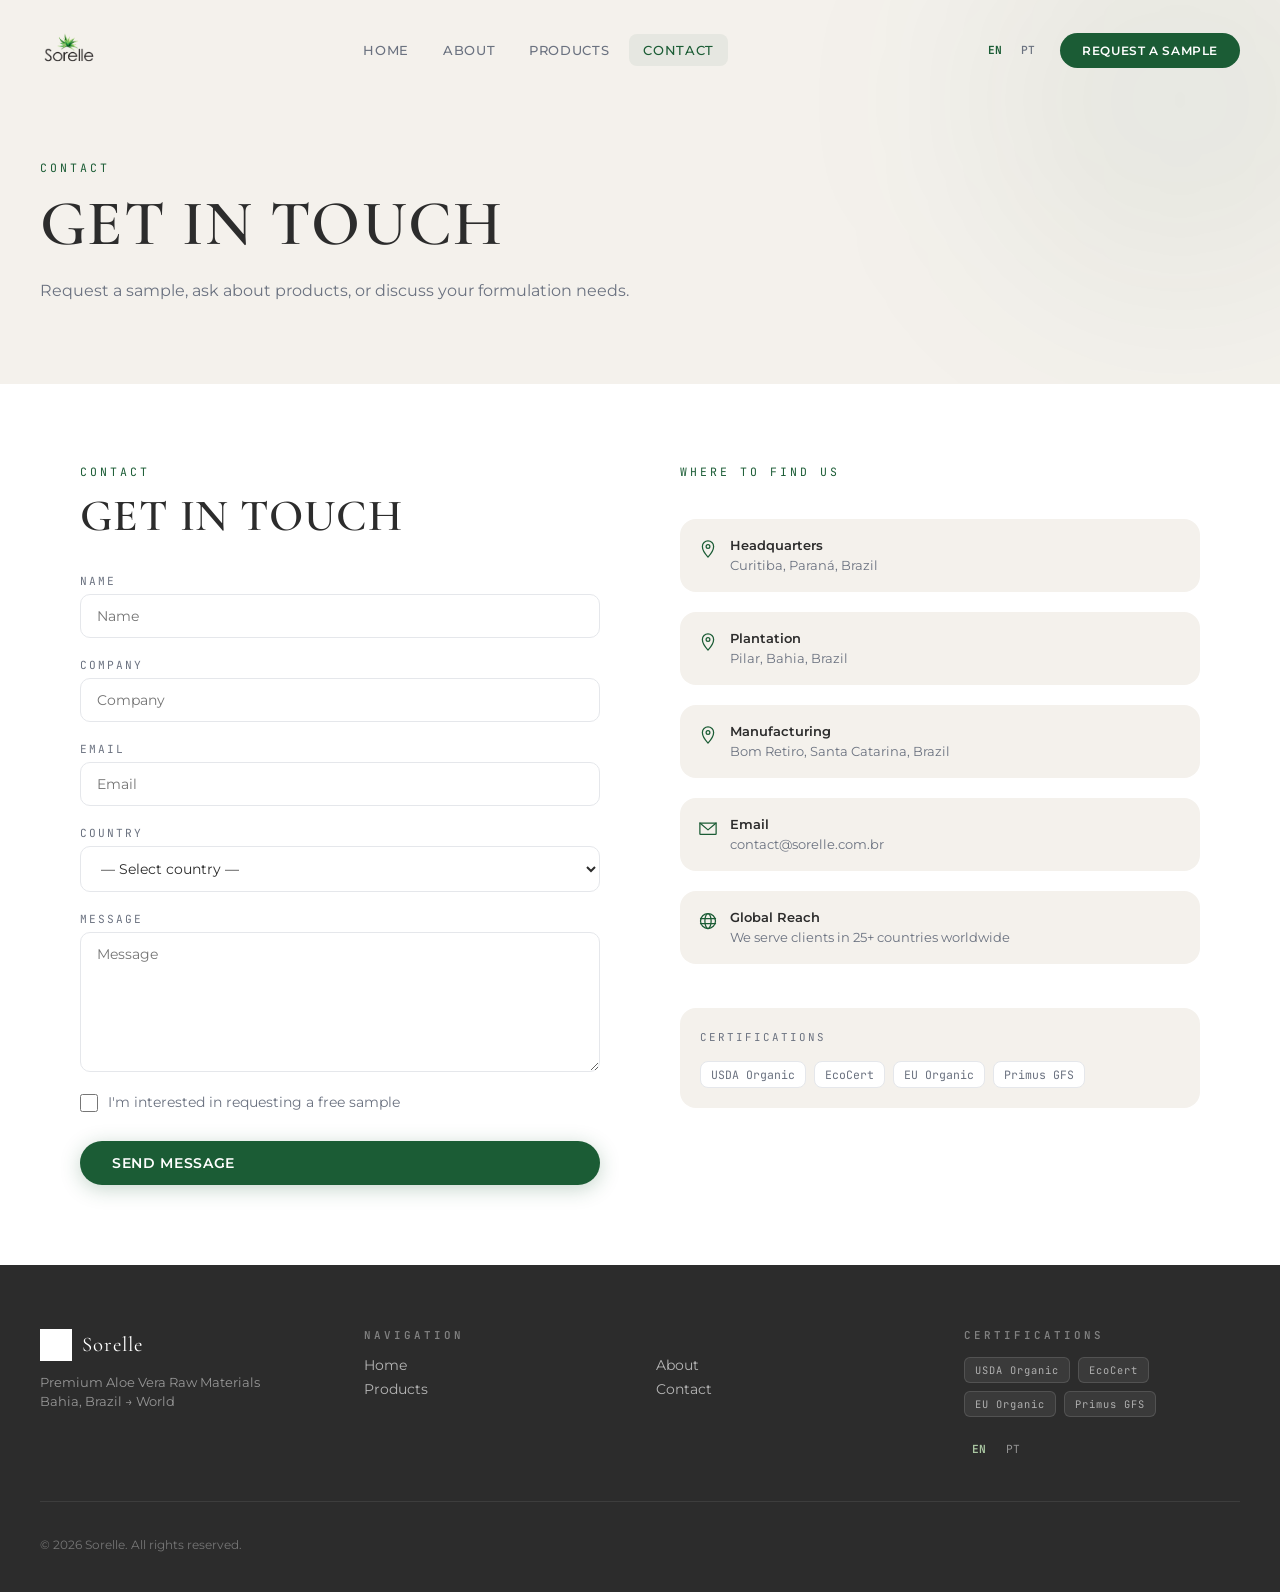
<file: contact.html>
<!DOCTYPE html>
<html lang="en">
<head>
  <meta charset="UTF-8">
  <meta name="viewport" content="width=device-width, initial-scale=1.0">
  <title>Sorelle — Contact Us</title>
  <meta name="description" content="Contact Sorelle to request a sample, learn about our aloe vera products or discuss your formulation needs.">
  <link rel="stylesheet" href="sorelle.css">
  <link rel="icon" type="image/png" href="logo-sorelle-def.png">
  <link rel="apple-touch-icon" href="logo-sorelle-def.png">
  <style>
    body { background: #fff; }
  </style>
</head>
<body>

<div id="scrollProgress"></div>

<!-- ========== NAVBAR ========== -->
<nav id="navbar">
  <div class="nav-inner">
    <a href="index.html" class="nav-logo">
      <img src="logo-sorelle-def.png" alt="Sorelle" style="height:40px;width:auto;">
    </a>
    <div class="nav-links">
      <a href="index.html" data-page="index.html" data-i18n="nav.home">Home</a>
      <a href="about.html" data-page="about.html" data-i18n="nav.about">About</a>
      <a href="products.html" data-page="products.html" data-i18n="nav.products">Products</a>
      <a href="contact.html" data-page="contact.html" data-i18n="nav.contact">Contact</a>
    </div>
    <div class="nav-right">
      <div class="nav-lang">
        <button class="lang-btn" data-lang="EN">EN</button>
        <button class="lang-btn" data-lang="PT">PT</button>
      </div>
      <a href="contact.html" class="btn nav-cta" data-i18n="nav.cta">Request a Sample</a>
    </div>
    <button class="nav-hamburger" aria-label="Open menu">
      <span></span><span></span><span></span>
    </button>
  </div>
</nav>

<div class="nav-mobile-drawer">
  <button class="nav-mobile-close">✕</button>
  <a href="index.html" data-i18n="nav.home">Home</a>
  <a href="about.html" data-i18n="nav.about">About</a>
  <a href="products.html" data-i18n="nav.products">Products</a>
  <a href="contact.html" data-i18n="nav.contact">Contact</a>
  <a href="contact.html" class="nav-mobile-cta" data-i18n="nav.cta">Request a Sample</a>
  <div class="nav-mobile-lang">
    <button class="lang-btn" data-lang="EN">EN</button>
    <button class="lang-btn" data-lang="PT">PT</button>
  </div>
</div>

<main>

  <!-- ===== 2. HERO STATICO ===== -->
  <section class="hero-static hero-static-cream">
    <div class="orb orb-green" style="width:400px;height:400px;top:-100px;right:-100px;"></div>
    <div class="hero-static-inner">
      <span class="section-label" data-i18n="sections.contact">Contact</span>
      <h1 data-i18n="contact.hero.title">Get in Touch</h1>
      <p class="hero-subtitle mt-16" data-i18n="contact.hero.subtitle">Request a sample, ask about products, or discuss your formulation needs.</p>
    </div>
  </section>

  <!-- ===== 3. CONTACT SECTION ===== -->
  <section style="background:#fff;">
    <div class="contact-section">

      <!-- Form Column -->
      <div class="reveal">
        <span class="section-label" data-i18n="sections.contact">Contact</span>
        <h2 class="section-title" style="margin-bottom:32px;" data-i18n="contact.hero.title">Get in Touch</h2>

        <form id="contactForm" novalidate>
          <div class="form-group">
            <label class="form-label" data-i18n="contact.form.name">Name</label>
            <input type="text" class="form-input" data-i18n-placeholder="contact.form.name" placeholder="Name" required>
          </div>
          <div class="form-group">
            <label class="form-label" data-i18n="contact.form.company">Company</label>
            <input type="text" class="form-input" data-i18n-placeholder="contact.form.company" placeholder="Company" required>
          </div>
          <div class="form-group">
            <label class="form-label" data-i18n="contact.form.email">Email</label>
            <input type="email" class="form-input" data-i18n-placeholder="contact.form.email" placeholder="Email" required>
          </div>
          <div class="form-group">
            <label class="form-label" data-i18n="contact.form.country">Country</label>
            <select class="form-input" required>
              <option value="" disabled selected>— Select country —</option>
              <option>Brazil</option>
              <option>United States</option>
              <option>United Kingdom</option>
              <option>Germany</option>
              <option>France</option>
              <option>Italy</option>
              <option>Spain</option>
              <option>Portugal</option>
              <option>Netherlands</option>
              <option>Belgium</option>
              <option>Switzerland</option>
              <option>Austria</option>
              <option>Poland</option>
              <option>Mexico</option>
              <option>Argentina</option>
              <option>Colombia</option>
              <option>Chile</option>
              <option>China</option>
              <option>Japan</option>
              <option>South Korea</option>
              <option>Australia</option>
              <option>Canada</option>
              <option>India</option>
              <option>South Africa</option>
              <option>United Arab Emirates</option>
              <option>Other</option>
            </select>
          </div>
          <div class="form-group">
            <label class="form-label" data-i18n="contact.form.message">Message</label>
            <textarea class="form-input" rows="5" data-i18n-placeholder="contact.form.message" placeholder="Message" required></textarea>
          </div>
          <div class="form-checkbox">
            <input type="checkbox" id="sampleCheck">
            <label for="sampleCheck" data-i18n="contact.form.sample">I'm interested in requesting a free sample</label>
          </div>
          <button type="submit" class="btn btn-primary" style="width:100%;" data-i18n="contact.form.submit">Send Message</button>
        </form>
      </div>

      <!-- Info Column -->
      <div class="contact-info reveal delay-1">
        <div style="margin-bottom:8px;">
          <span class="section-label">Where to find us</span>
        </div>
        <div class="contact-info-item">
          <span class="contact-info-icon"><svg xmlns="http://www.w3.org/2000/svg" width="20" height="20" viewBox="0 0 256 256" fill="none" stroke="#1B5C35" stroke-width="16" stroke-linecap="round" stroke-linejoin="round"><path d="M128,24a72,72,0,0,0-72,72c0,56,72,136,72,136s72-80,72-136A72,72,0,0,0,128,24Z"/><circle cx="128" cy="96" r="24"/></svg></span>
          <div class="contact-info-text">
            <strong>Headquarters</strong>
            <span>Curitiba, Paraná, Brazil</span>
          </div>
        </div>
        <div class="contact-info-item">
          <span class="contact-info-icon"><svg xmlns="http://www.w3.org/2000/svg" width="20" height="20" viewBox="0 0 256 256" fill="none" stroke="#1B5C35" stroke-width="16" stroke-linecap="round" stroke-linejoin="round"><path d="M128,24a72,72,0,0,0-72,72c0,56,72,136,72,136s72-80,72-136A72,72,0,0,0,128,24Z"/><circle cx="128" cy="96" r="24"/></svg></span>
          <div class="contact-info-text">
            <strong>Plantation</strong>
            <span>Pilar, Bahia, Brazil</span>
          </div>
        </div>
        <div class="contact-info-item">
          <span class="contact-info-icon"><svg xmlns="http://www.w3.org/2000/svg" width="20" height="20" viewBox="0 0 256 256" fill="none" stroke="#1B5C35" stroke-width="16" stroke-linecap="round" stroke-linejoin="round"><path d="M128,24a72,72,0,0,0-72,72c0,56,72,136,72,136s72-80,72-136A72,72,0,0,0,128,24Z"/><circle cx="128" cy="96" r="24"/></svg></span>
          <div class="contact-info-text">
            <strong>Manufacturing</strong>
            <span>Bom Retiro, Santa Catarina, Brazil</span>
          </div>
        </div>
        <div class="contact-info-item">
          <span class="contact-info-icon"><svg xmlns="http://www.w3.org/2000/svg" width="20" height="20" viewBox="0 0 256 256" fill="none" stroke="#1B5C35" stroke-width="16" stroke-linecap="round" stroke-linejoin="round"><rect x="24" y="64" width="208" height="144" rx="8"/><polyline points="24,64 128,152 232,64"/></svg></span>
          <div class="contact-info-text">
            <strong>Email</strong>
            <!-- EMAIL -->
            <span>contact@sorelle.com.br</span>
          </div>
        </div>
        <div class="contact-info-item">
          <span class="contact-info-icon"><svg xmlns="http://www.w3.org/2000/svg" width="20" height="20" viewBox="0 0 256 256" fill="none" stroke="#1B5C35" stroke-width="16" stroke-linecap="round" stroke-linejoin="round"><circle cx="128" cy="128" r="96"/><ellipse cx="128" cy="128" rx="40" ry="96"/><line x1="32" y1="96" x2="224" y2="96"/><line x1="32" y1="160" x2="224" y2="160"/></svg></span>
          <div class="contact-info-text">
            <strong>Global Reach</strong>
            <span>We serve clients in 25+ countries worldwide</span>
          </div>
        </div>

        <!-- Cert logos -->
        <div style="margin-top:24px; padding:20px; background:var(--bg-cream); border-radius:var(--radius);">
          <p style="font-family:var(--font-mono); font-size:0.68rem; letter-spacing:2px; text-transform:uppercase; color:var(--text-secondary); margin-bottom:14px;" data-i18n="sections.certifications">Certifications</p>
          <div style="display:flex; flex-wrap:wrap; gap:8px;">
            <span style="background:#fff; border:1px solid var(--border); border-radius:8px; padding:5px 10px; font-size:0.72rem; font-family:var(--font-mono); color:var(--text-secondary);">USDA Organic</span>
            <span style="background:#fff; border:1px solid var(--border); border-radius:8px; padding:5px 10px; font-size:0.72rem; font-family:var(--font-mono); color:var(--text-secondary);">EcoCert</span>
            <span style="background:#fff; border:1px solid var(--border); border-radius:8px; padding:5px 10px; font-size:0.72rem; font-family:var(--font-mono); color:var(--text-secondary);">EU Organic</span>
            <span style="background:#fff; border:1px solid var(--border); border-radius:8px; padding:5px 10px; font-size:0.72rem; font-family:var(--font-mono); color:var(--text-secondary);">Primus GFS</span>
          </div>
        </div>
      </div>

    </div>
  </section>

  <!-- ===== FOOTER ===== -->
  <footer>
    <div class="footer-inner">
      <div class="footer-top">
        <div class="footer-brand">
          <div class="footer-logo">
            <img src="sorelle-logo.png" alt="Sorelle">
            <span class="footer-logo-name">Sorelle</span>
          </div>
          <p class="footer-tagline">Premium Aloe Vera Raw Materials<br>Bahia, Brazil → World</p>
        </div>
        <div class="footer-nav">
          <h4>Navigation</h4>
          <div class="footer-links-grid">
            <a href="index.html" data-i18n="nav.home">Home</a>
            <a href="about.html" data-i18n="nav.about">About</a>
            <a href="products.html" data-i18n="nav.products">Products</a>
            <a href="contact.html" data-i18n="nav.contact">Contact</a>
          </div>
        </div>
        <div class="footer-right">
          <h4>Certifications</h4>
          <div class="footer-cert-badges">
            <span class="footer-cert-badge">USDA Organic</span>
            <span class="footer-cert-badge">EcoCert</span>
            <span class="footer-cert-badge">EU Organic</span>
            <span class="footer-cert-badge">Primus GFS</span>
          </div>
          <div class="footer-lang">
            <button class="lang-btn" data-lang="EN">EN</button>
            <button class="lang-btn" data-lang="PT">PT</button>
          </div>
        </div>
      </div>
      <div class="footer-bottom">
        <p class="footer-copy" data-i18n="footer.copyright">© 2026 Sorelle. All rights reserved.</p>
      </div>
    </div>
  </footer>

</main>

<script src="sorelle.js"></script>
<script>
const revealObserver = new IntersectionObserver((entries) => {
  entries.forEach(e => {
    if (e.isIntersecting) { e.target.classList.add('revealed'); revealObserver.unobserve(e.target); }
  });
}, { threshold: 0.1 });
document.querySelectorAll('.reveal').forEach(el => revealObserver.observe(el));
</script>

<style>
.reveal { opacity:0; transform:translateY(20px); transition:opacity 0.6s cubic-bezier(0.16,1,0.3,1), transform 0.6s cubic-bezier(0.16,1,0.3,1); }
.reveal.delay-1 { transition-delay:0.12s; }
.reveal.revealed { opacity:1; transform:translateY(0); }
</style>

</body>
</html>
</file>
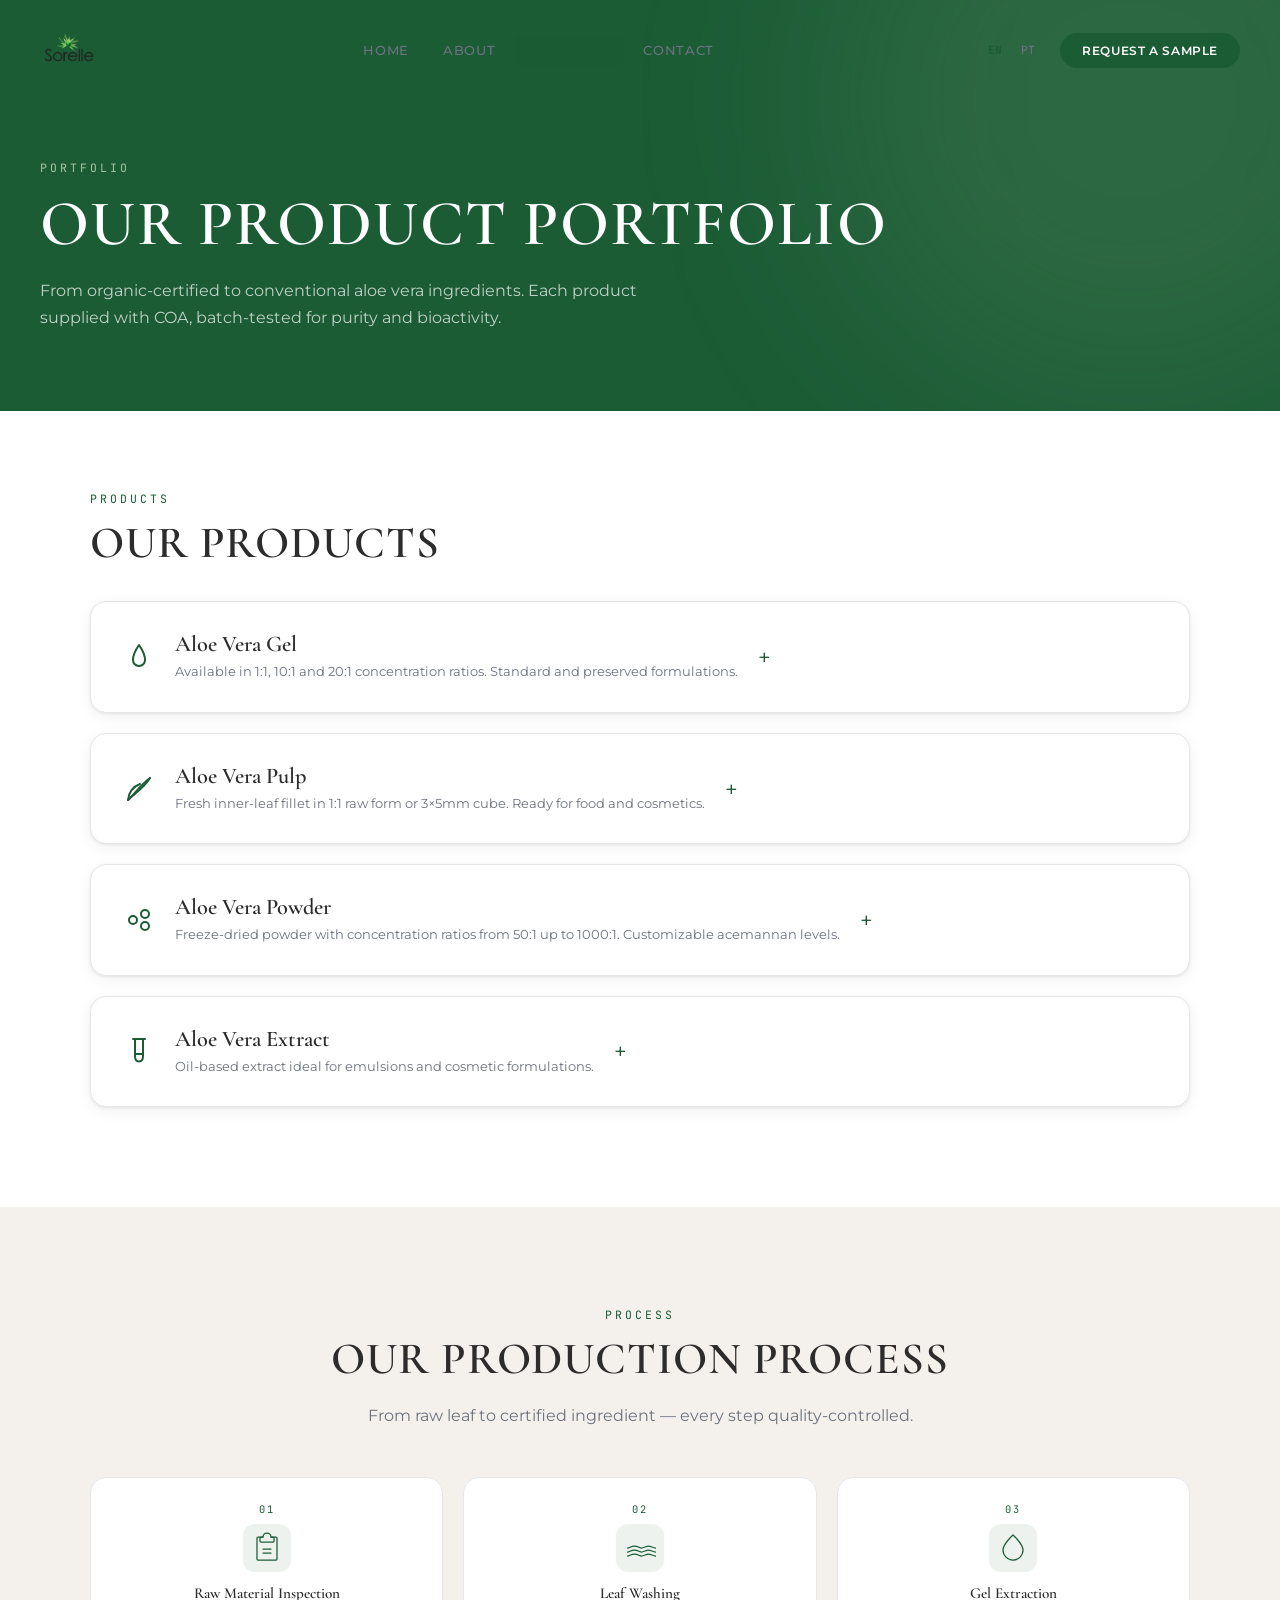
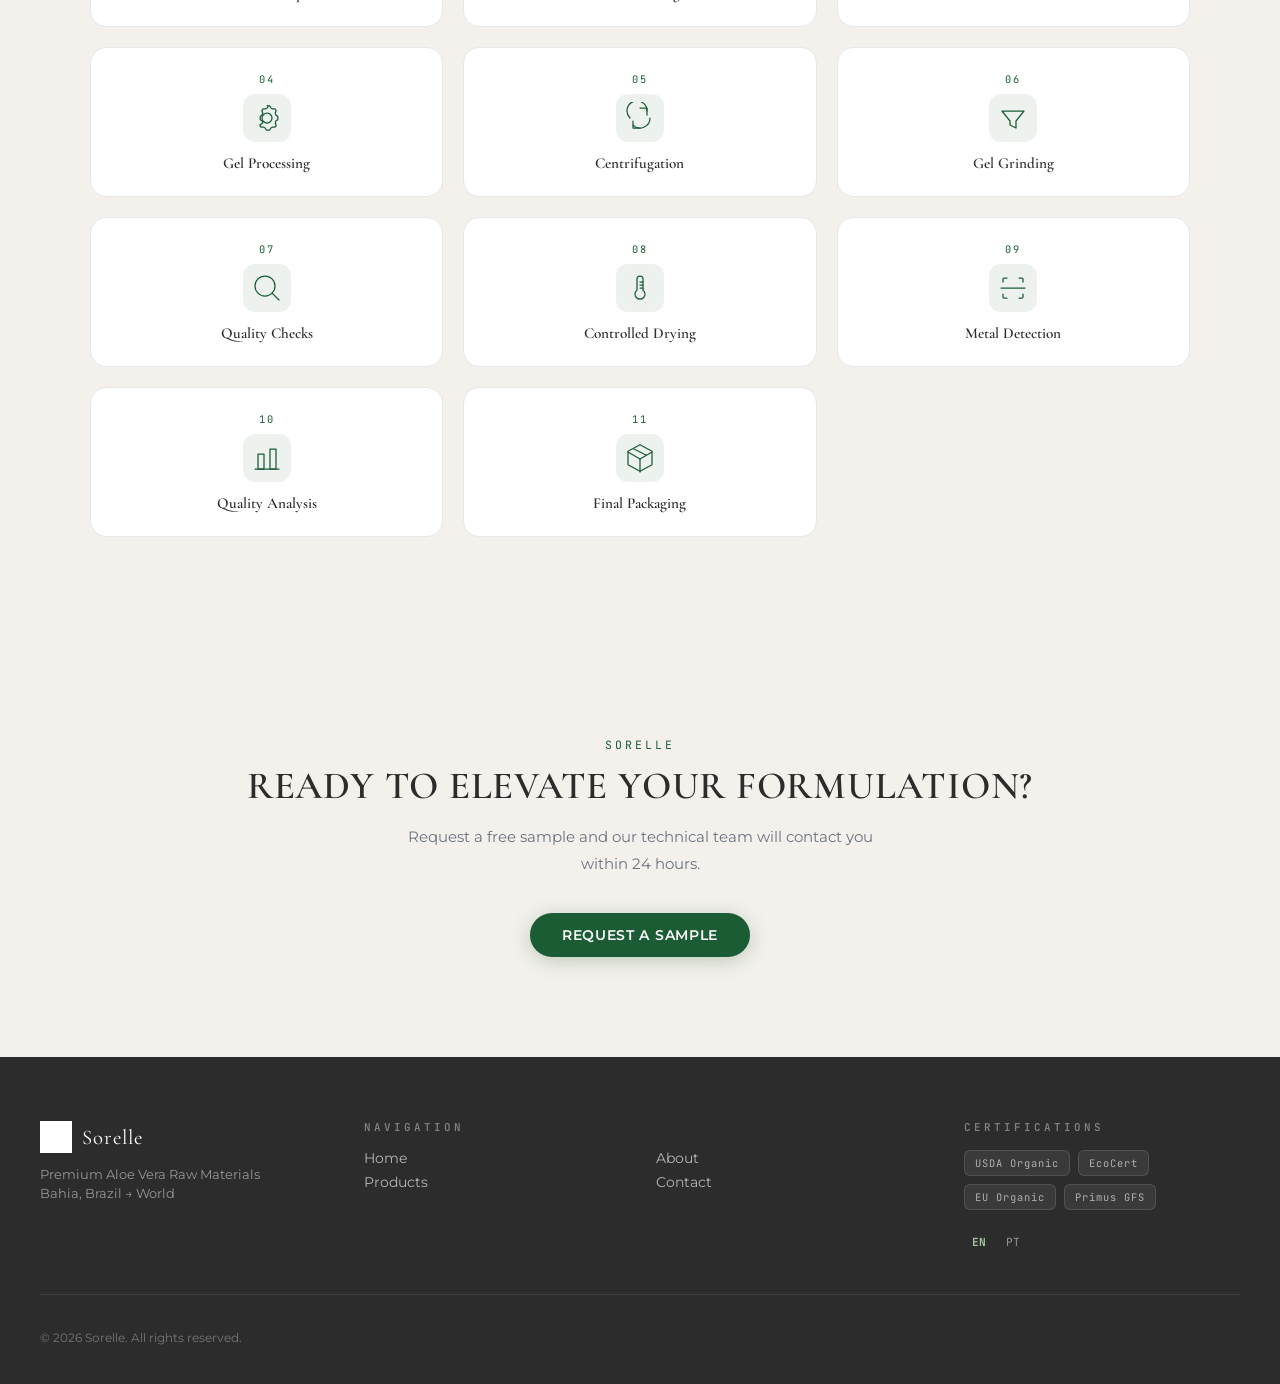
<file: products.html>
<!DOCTYPE html>
<html lang="en">
<head>
  <meta charset="UTF-8">
  <meta name="viewport" content="width=device-width, initial-scale=1.0">
  <title>Sorelle — Products</title>
  <meta name="description" content="Sorelle's full product portfolio: Aloe Vera Gel, Pulp, Powder and Extract. Technical specifications, TDS and SDS available.">
  <link rel="stylesheet" href="sorelle.css">
  <link rel="icon" type="image/png" href="logo-sorelle-def.png">
  <link rel="apple-touch-icon" href="logo-sorelle-def.png">
  <style>
    body { background: #fff; }
    main { padding-top: 0; }
  </style>
</head>
<body>

<div id="scrollProgress"></div>

<!-- ========== NAVBAR ========== -->
<nav id="navbar">
  <div class="nav-inner">
    <a href="index.html" class="nav-logo">
      <img src="logo-sorelle-def.png" alt="Sorelle" style="height:40px;width:auto;">
    </a>
    <div class="nav-links">
      <a href="index.html" data-page="index.html" data-i18n="nav.home">Home</a>
      <a href="about.html" data-page="about.html" data-i18n="nav.about">About</a>
      <a href="products.html" data-page="products.html" data-i18n="nav.products">Products</a>
      <a href="contact.html" data-page="contact.html" data-i18n="nav.contact">Contact</a>
    </div>
    <div class="nav-right">
      <div class="nav-lang">
        <button class="lang-btn" data-lang="EN">EN</button>
        <button class="lang-btn" data-lang="PT">PT</button>
      </div>
      <a href="contact.html" class="btn nav-cta" data-i18n="nav.cta">Request a Sample</a>
    </div>
    <button class="nav-hamburger" aria-label="Open menu">
      <span></span><span></span><span></span>
    </button>
  </div>
</nav>

<div class="nav-mobile-drawer">
  <button class="nav-mobile-close">✕</button>
  <a href="index.html" data-i18n="nav.home">Home</a>
  <a href="about.html" data-i18n="nav.about">About</a>
  <a href="products.html" data-i18n="nav.products">Products</a>
  <a href="contact.html" data-i18n="nav.contact">Contact</a>
  <a href="contact.html" class="nav-mobile-cta" data-i18n="nav.cta">Request a Sample</a>
  <div class="nav-mobile-lang">
    <button class="lang-btn" data-lang="EN">EN</button>
    <button class="lang-btn" data-lang="PT">PT</button>
  </div>
</div>

<main>

  <!-- ===== 2. HERO STATICO ===== -->
  <section class="hero-static hero-static-dark">
    <div class="orb orb-sage" style="width:600px;height:600px;top:-200px;right:-150px;"></div>
    <div class="hero-static-inner">
      <span class="section-label" style="color:var(--accent-light);">Portfolio</span>
      <h1 data-i18n="products.hero.title">Our Product Portfolio</h1>
      <p class="hero-subtitle mt-16" data-i18n="products.hero.subtitle">From organic-certified to conventional aloe vera ingredients. Each product supplied with COA, batch-tested for purity and bioactivity.</p>
    </div>
  </section>

  <!-- ===== 3. PRODUCTS — 4 ACCORDION CARDS ===== -->
  <section style="background:#fff; padding:80px 40px;">
    <div style="max-width:1100px; margin:0 auto;">
      <span class="section-label" data-i18n="sections.products">Products</span>
      <h2 class="section-title reveal" data-i18n="products.title">Our Products</h2>

      <!-- === CARD 1: Aloe Vera Gel === -->
      <div class="product-accordion reveal mt-32" id="acc-gel">
        <div class="accordion-header">
          <span class="accordion-icon"><svg xmlns="http://www.w3.org/2000/svg" width="32" height="32" viewBox="0 0 256 256" fill="none" stroke="#1B5C35" stroke-width="16" stroke-linecap="round" stroke-linejoin="round"><path d="M128,32 Q80,100 80,152 a48,48 0 0,0 96,0 Q176,100 128,32Z"/></svg></span>
          <div>
            <div class="accordion-title" data-i18n="products.gel">Aloe Vera Gel</div>
            <p style="font-size:0.8rem; color:var(--text-secondary); margin-top:4px;" data-i18n="products.gel.desc">Available in 1:1, 10:1 and 20:1 concentration ratios.</p>
          </div>
          <span class="accordion-toggle">+</span>
        </div>
        <div class="accordion-body">
          <table class="product-table">
            <thead>
              <tr>
                <th>Product</th>
                <th>TDS</th>
                <th>SDS</th>
              </tr>
            </thead>
            <tbody>
              <tr>
                <td>Aloe Vera Gel 1:X – Organic</td>
                <td><a href="pdf/TDS%20-%20GEL%201X%20%E2%80%93%20ORGANICO.pdf" class="pdf-link" target="_blank"><svg viewBox="0 0 16 20" fill="none"><path d="M10 1H3a1 1 0 0 0-1 1v16a1 1 0 0 0 1 1h10a1 1 0 0 0 1-1V5l-4-4z" stroke="currentColor" stroke-width="1.5"/><path d="M10 1v4h4" stroke="currentColor" stroke-width="1.5"/><text x="3" y="14" font-size="4.5" fill="currentColor" font-family="monospace" font-weight="bold">TDS</text></svg></a></td>
                <td><a href="pdf/MSDS%20-%20GEL%201X%20-%20ORG.pdf" class="pdf-link" target="_blank"><svg viewBox="0 0 16 20" fill="none"><path d="M10 1H3a1 1 0 0 0-1 1v16a1 1 0 0 0 1 1h10a1 1 0 0 0 1-1V5l-4-4z" stroke="currentColor" stroke-width="1.5"/><path d="M10 1v4h4" stroke="currentColor" stroke-width="1.5"/><text x="3" y="14" font-size="4.5" fill="currentColor" font-family="monospace" font-weight="bold">SDS</text></svg></a></td>
              </tr>
              <tr>
                <td>Aloe Vera Gel 1:1 – Conventional</td>
                <td><a href="pdf/TDS%20-%20GEL%201X%20%E2%80%93%20SB.pdf%20%281%29.pdf" class="pdf-link" target="_blank"><svg viewBox="0 0 16 20" fill="none"><path d="M10 1H3a1 1 0 0 0-1 1v16a1 1 0 0 0 1 1h10a1 1 0 0 0 1-1V5l-4-4z" stroke="currentColor" stroke-width="1.5"/><path d="M10 1v4h4" stroke="currentColor" stroke-width="1.5"/><text x="3" y="14" font-size="4.5" fill="currentColor" font-family="monospace" font-weight="bold">TDS</text></svg></a></td>
                <td><a href="pdf/MSDS%20-%20GEL%201X%20-%20SB.pdf" class="pdf-link" target="_blank"><svg viewBox="0 0 16 20" fill="none"><path d="M10 1H3a1 1 0 0 0-1 1v16a1 1 0 0 0 1 1h10a1 1 0 0 0 1-1V5l-4-4z" stroke="currentColor" stroke-width="1.5"/><path d="M10 1v4h4" stroke="currentColor" stroke-width="1.5"/><text x="3" y="14" font-size="4.5" fill="currentColor" font-family="monospace" font-weight="bold">SDS</text></svg></a></td>
              </tr>
              <tr>
                <td>Aloe Vera Gel 10:X – Organic</td>
                <td><a href="pdf/TDS%20-%20GEL%2010X%20%E2%80%93%20ORGANICO.pdf" class="pdf-link" target="_blank"><svg viewBox="0 0 16 20" fill="none"><path d="M10 1H3a1 1 0 0 0-1 1v16a1 1 0 0 0 1 1h10a1 1 0 0 0 1-1V5l-4-4z" stroke="currentColor" stroke-width="1.5"/><path d="M10 1v4h4" stroke="currentColor" stroke-width="1.5"/><text x="3" y="14" font-size="4.5" fill="currentColor" font-family="monospace" font-weight="bold">TDS</text></svg></a></td>
                <td><a href="pdf/MSDS%20ALOEVERA%20GEL%2010-1%20ORG.pdf" class="pdf-link" target="_blank"><svg viewBox="0 0 16 20" fill="none"><path d="M10 1H3a1 1 0 0 0-1 1v16a1 1 0 0 0 1 1h10a1 1 0 0 0 1-1V5l-4-4z" stroke="currentColor" stroke-width="1.5"/><path d="M10 1v4h4" stroke="currentColor" stroke-width="1.5"/><text x="3" y="14" font-size="4.5" fill="currentColor" font-family="monospace" font-weight="bold">SDS</text></svg></a></td>
              </tr>
              <tr>
                <td>Aloe Vera Gel 10:1 – Conventional</td>
                <td><a href="pdf/TDS%20-%20GEL%2010X%20%E2%80%93%20SB.pdf" class="pdf-link" target="_blank"><svg viewBox="0 0 16 20" fill="none"><path d="M10 1H3a1 1 0 0 0-1 1v16a1 1 0 0 0 1 1h10a1 1 0 0 0 1-1V5l-4-4z" stroke="currentColor" stroke-width="1.5"/><path d="M10 1v4h4" stroke="currentColor" stroke-width="1.5"/><text x="3" y="14" font-size="4.5" fill="currentColor" font-family="monospace" font-weight="bold">TDS</text></svg></a></td>
                <td><a href="pdf/MSDS%20ALOEVERA%20GEL%2010-1%20SB%20CONV.pdf" class="pdf-link" target="_blank"><svg viewBox="0 0 16 20" fill="none"><path d="M10 1H3a1 1 0 0 0-1 1v16a1 1 0 0 0 1 1h10a1 1 0 0 0 1-1V5l-4-4z" stroke="currentColor" stroke-width="1.5"/><path d="M10 1v4h4" stroke="currentColor" stroke-width="1.5"/><text x="3" y="14" font-size="4.5" fill="currentColor" font-family="monospace" font-weight="bold">SDS</text></svg></a></td>
              </tr>
              <tr>
                <td>Aloe Vera Gel 20:X – Organic</td>
                <td><a href="pdf/TDS%20-%20GEL%2020X%20%E2%80%93%20ORGANICO.pdf" class="pdf-link" target="_blank"><svg viewBox="0 0 16 20" fill="none"><path d="M10 1H3a1 1 0 0 0-1 1v16a1 1 0 0 0 1 1h10a1 1 0 0 0 1-1V5l-4-4z" stroke="currentColor" stroke-width="1.5"/><path d="M10 1v4h4" stroke="currentColor" stroke-width="1.5"/><text x="3" y="14" font-size="4.5" fill="currentColor" font-family="monospace" font-weight="bold">TDS</text></svg></a></td>
                <td><a href="pdf/MSDS%20ALOEVERA%20GEL%2020-1%20ORG.pdf" class="pdf-link" target="_blank"><svg viewBox="0 0 16 20" fill="none"><path d="M10 1H3a1 1 0 0 0-1 1v16a1 1 0 0 0 1 1h10a1 1 0 0 0 1-1V5l-4-4z" stroke="currentColor" stroke-width="1.5"/><path d="M10 1v4h4" stroke="currentColor" stroke-width="1.5"/><text x="3" y="14" font-size="4.5" fill="currentColor" font-family="monospace" font-weight="bold">SDS</text></svg></a></td>
              </tr>
              <tr>
                <td>Aloe Vera Gel 20:1 – Conventional</td>
                <td><a href="pdf/TDS%20-%20GEL%2020X%20%E2%80%93%20SB.pdf" class="pdf-link" target="_blank"><svg viewBox="0 0 16 20" fill="none"><path d="M10 1H3a1 1 0 0 0-1 1v16a1 1 0 0 0 1 1h10a1 1 0 0 0 1-1V5l-4-4z" stroke="currentColor" stroke-width="1.5"/><path d="M10 1v4h4" stroke="currentColor" stroke-width="1.5"/><text x="3" y="14" font-size="4.5" fill="currentColor" font-family="monospace" font-weight="bold">TDS</text></svg></a></td>
                <td><a href="pdf/MSDS%20ALOEVERA%20GEL%2020-1%20SB%20CONV.pdf" class="pdf-link" target="_blank"><svg viewBox="0 0 16 20" fill="none"><path d="M10 1H3a1 1 0 0 0-1 1v16a1 1 0 0 0 1 1h10a1 1 0 0 0 1-1V5l-4-4z" stroke="currentColor" stroke-width="1.5"/><path d="M10 1v4h4" stroke="currentColor" stroke-width="1.5"/><text x="3" y="14" font-size="4.5" fill="currentColor" font-family="monospace" font-weight="bold">SDS</text></svg></a></td>
              </tr>
            </tbody>
          </table>
          <p class="table-note">Each product is supplied with a Certificate of Analysis (COA). Manufactured to meet regulatory standards in the EU, FDA, and Latin America.</p>
          <p class="legend" data-i18n="products.legend">AL = Food · CO = Cosmetics · ME = Medicines · SU = Supplements</p>
        </div>
      </div>

      <!-- === CARD 2: Aloe Vera Pulp === -->
      <div class="product-accordion reveal" id="acc-pulp">
        <div class="accordion-header">
          <span class="accordion-icon"><svg xmlns="http://www.w3.org/2000/svg" width="32" height="32" viewBox="0 0 256 256" fill="none" stroke="#1B5C35" stroke-width="16" stroke-linecap="round" stroke-linejoin="round"><path d="M40,216C88,168,168,120,216,40"/><path d="M40,216c56-48,104-128,176-176"/><path d="M40,216a144,144,0,0,1,96-128"/></svg></span>
          <div>
            <div class="accordion-title" data-i18n="products.pulp">Aloe Vera Pulp</div>
            <p style="font-size:0.8rem; color:var(--text-secondary); margin-top:4px;" data-i18n="products.pulp.desc">Fresh inner-leaf fillet in 1:1 raw form or 3×5mm cube.</p>
          </div>
          <span class="accordion-toggle">+</span>
        </div>
        <div class="accordion-body">
          <table class="product-table">
            <thead>
              <tr><th>Product</th><th>TDS</th><th>SDS</th></tr>
            </thead>
            <tbody>
              <tr>
                <td>Aloe Vera 1:1 with Pulp 3×5mm – Organic</td>
                <td><a href="pdf/TDS%20-%20GEL%201X%20W.PULP%20%E2%80%93%20ORGANICO.pdf" class="pdf-link" target="_blank"><svg viewBox="0 0 16 20" fill="none"><path d="M10 1H3a1 1 0 0 0-1 1v16a1 1 0 0 0 1 1h10a1 1 0 0 0 1-1V5l-4-4z" stroke="currentColor" stroke-width="1.5"/><path d="M10 1v4h4" stroke="currentColor" stroke-width="1.5"/><text x="3" y="14" font-size="4.5" fill="currentColor" font-family="monospace" font-weight="bold">TDS</text></svg></a></td>
                <td><a href="pdf/MSDS%20-%20GEL%201X%20W.PULP%203x5mm%20%E2%80%93%20ORG.pdf" class="pdf-link" target="_blank"><svg viewBox="0 0 16 20" fill="none"><path d="M10 1H3a1 1 0 0 0-1 1v16a1 1 0 0 0 1 1h10a1 1 0 0 0 1-1V5l-4-4z" stroke="currentColor" stroke-width="1.5"/><path d="M10 1v4h4" stroke="currentColor" stroke-width="1.5"/><text x="3" y="14" font-size="4.5" fill="currentColor" font-family="monospace" font-weight="bold">SDS</text></svg></a></td>
              </tr>
              <tr>
                <td>Aloe Vera 1:1 with Pulp 3×5mm – Conventional</td>
                <td><a href="pdf/TDS%20-%20GEL%201X%20W.PULP%20%20%E2%80%93%20CON.pdf" class="pdf-link" target="_blank"><svg viewBox="0 0 16 20" fill="none"><path d="M10 1H3a1 1 0 0 0-1 1v16a1 1 0 0 0 1 1h10a1 1 0 0 0 1-1V5l-4-4z" stroke="currentColor" stroke-width="1.5"/><path d="M10 1v4h4" stroke="currentColor" stroke-width="1.5"/><text x="3" y="14" font-size="4.5" fill="currentColor" font-family="monospace" font-weight="bold">TDS</text></svg></a></td>
                <td><a href="pdf/MSDS%20ALOEVERA%201-1%20WITH%20PULP%20CONV.pdf" class="pdf-link" target="_blank"><svg viewBox="0 0 16 20" fill="none"><path d="M10 1H3a1 1 0 0 0-1 1v16a1 1 0 0 0 1 1h10a1 1 0 0 0 1-1V5l-4-4z" stroke="currentColor" stroke-width="1.5"/><path d="M10 1v4h4" stroke="currentColor" stroke-width="1.5"/><text x="3" y="14" font-size="4.5" fill="currentColor" font-family="monospace" font-weight="bold">SDS</text></svg></a></td>
              </tr>
              <tr>
                <td>Aloe Vera Gel 1:X With Pulp 6×6</td>
                <td><a href="pdf/TDS%20-%20GEL%201X%20W.PULP%206X6.pdf" class="pdf-link" target="_blank"><svg viewBox="0 0 16 20" fill="none"><path d="M10 1H3a1 1 0 0 0-1 1v16a1 1 0 0 0 1 1h10a1 1 0 0 0 1-1V5l-4-4z" stroke="currentColor" stroke-width="1.5"/><path d="M10 1v4h4" stroke="currentColor" stroke-width="1.5"/><text x="3" y="14" font-size="4.5" fill="currentColor" font-family="monospace" font-weight="bold">TDS</text></svg></a></td>
                <td><a href="pdf/MSDS%20-%20GEL%201X%20W.PULP%206X6.pdf" class="pdf-link" target="_blank"><svg viewBox="0 0 16 20" fill="none"><path d="M10 1H3a1 1 0 0 0-1 1v16a1 1 0 0 0 1 1h10a1 1 0 0 0 1-1V5l-4-4z" stroke="currentColor" stroke-width="1.5"/><path d="M10 1v4h4" stroke="currentColor" stroke-width="1.5"/><text x="3" y="14" font-size="4.5" fill="currentColor" font-family="monospace" font-weight="bold">SDS</text></svg></a></td>
              </tr>
            </tbody>
          </table>
          <p class="table-note">Each product is supplied with a Certificate of Analysis (COA). Manufactured to meet regulatory standards in the EU, FDA, and Latin America.</p>
          <p class="legend" data-i18n="products.legend">AL = Food · CO = Cosmetics · ME = Medicines · SU = Supplements</p>
        </div>
      </div>

      <!-- === CARD 3: Aloe Vera Powder === -->
      <div class="product-accordion reveal" id="acc-powder">
        <div class="accordion-header">
          <span class="accordion-icon"><svg xmlns="http://www.w3.org/2000/svg" width="32" height="32" viewBox="0 0 256 256" fill="none" stroke="#1B5C35" stroke-width="16" stroke-linecap="round" stroke-linejoin="round"><circle cx="80" cy="128" r="32"/><circle cx="176" cy="80" r="32"/><circle cx="176" cy="176" r="32"/></svg></span>
          <div>
            <div class="accordion-title" data-i18n="products.powder">Aloe Vera Powder</div>
            <p style="font-size:0.8rem; color:var(--text-secondary); margin-top:4px;" data-i18n="products.powder.desc">Freeze-dried powder with concentration ratios from 50:1 up to 1000:1.</p>
          </div>
          <span class="accordion-toggle">+</span>
        </div>
        <div class="accordion-body">
          <table class="product-table">
            <thead>
              <tr><th>Product</th><th>TDS</th><th>SDS</th></tr>
            </thead>
            <tbody>
              <tr>
                <td>Aloe Vera Freeze Dried 200:X Organic</td>
                <td><a href="pdf/TDS%20-%20FREEZE%20DRIED%20200X%20-%20ORGANICO.pdf" class="pdf-link" target="_blank"><svg viewBox="0 0 16 20" fill="none"><path d="M10 1H3a1 1 0 0 0-1 1v16a1 1 0 0 0 1 1h10a1 1 0 0 0 1-1V5l-4-4z" stroke="currentColor" stroke-width="1.5"/><path d="M10 1v4h4" stroke="currentColor" stroke-width="1.5"/><text x="3" y="14" font-size="4.5" fill="currentColor" font-family="monospace" font-weight="bold">TDS</text></svg></a></td>
                <td><a href="pdf/MSDS%20-%20FREEZE%20DRIED%20200X%20-%20ORG.pdf" class="pdf-link" target="_blank"><svg viewBox="0 0 16 20" fill="none"><path d="M10 1H3a1 1 0 0 0-1 1v16a1 1 0 0 0 1 1h10a1 1 0 0 0 1-1V5l-4-4z" stroke="currentColor" stroke-width="1.5"/><path d="M10 1v4h4" stroke="currentColor" stroke-width="1.5"/><text x="3" y="14" font-size="4.5" fill="currentColor" font-family="monospace" font-weight="bold">SDS</text></svg></a></td>
              </tr>
              <tr>
                <td>Aloe Vera Freeze Dried 200:1 Conventional</td>
                <td><a href="pdf/TDS%20-%20FREEZE%20DRIED%20200X%20-%20CON.pdf" class="pdf-link" target="_blank"><svg viewBox="0 0 16 20" fill="none"><path d="M10 1H3a1 1 0 0 0-1 1v16a1 1 0 0 0 1 1h10a1 1 0 0 0 1-1V5l-4-4z" stroke="currentColor" stroke-width="1.5"/><path d="M10 1v4h4" stroke="currentColor" stroke-width="1.5"/><text x="3" y="14" font-size="4.5" fill="currentColor" font-family="monospace" font-weight="bold">TDS</text></svg></a></td>
                <td><a href="pdf/MSDS%20-%20FREEZE%20DRIED%20200X%20-%20CON.pdf" class="pdf-link" target="_blank"><svg viewBox="0 0 16 20" fill="none"><path d="M10 1H3a1 1 0 0 0-1 1v16a1 1 0 0 0 1 1h10a1 1 0 0 0 1-1V5l-4-4z" stroke="currentColor" stroke-width="1.5"/><path d="M10 1v4h4" stroke="currentColor" stroke-width="1.5"/><text x="3" y="14" font-size="4.5" fill="currentColor" font-family="monospace" font-weight="bold">SDS</text></svg></a></td>
              </tr>
              <tr>
                <td>Aloe Vera Spray Dried 200:X Organic</td>
                <td><a href="pdf/TDS%20-%20SPRAY%20DRIED%20200X%20-%20ORGANICO.pdf" class="pdf-link" target="_blank"><svg viewBox="0 0 16 20" fill="none"><path d="M10 1H3a1 1 0 0 0-1 1v16a1 1 0 0 0 1 1h10a1 1 0 0 0 1-1V5l-4-4z" stroke="currentColor" stroke-width="1.5"/><path d="M10 1v4h4" stroke="currentColor" stroke-width="1.5"/><text x="3" y="14" font-size="4.5" fill="currentColor" font-family="monospace" font-weight="bold">TDS</text></svg></a></td>
                <td><a href="pdf/MSDS%20-%20SPRAY%20DRIED%20200X%20-%20ORG.pdf" class="pdf-link" target="_blank"><svg viewBox="0 0 16 20" fill="none"><path d="M10 1H3a1 1 0 0 0-1 1v16a1 1 0 0 0 1 1h10a1 1 0 0 0 1-1V5l-4-4z" stroke="currentColor" stroke-width="1.5"/><path d="M10 1v4h4" stroke="currentColor" stroke-width="1.5"/><text x="3" y="14" font-size="4.5" fill="currentColor" font-family="monospace" font-weight="bold">SDS</text></svg></a></td>
              </tr>
              <tr>
                <td>Aloe Vera Spray Dried 200:1 Conventional</td>
                <td><a href="pdf/TDS%20-%20SPRAY%20DRIED%20200X%20-%20CON.pdf" class="pdf-link" target="_blank"><svg viewBox="0 0 16 20" fill="none"><path d="M10 1H3a1 1 0 0 0-1 1v16a1 1 0 0 0 1 1h10a1 1 0 0 0 1-1V5l-4-4z" stroke="currentColor" stroke-width="1.5"/><path d="M10 1v4h4" stroke="currentColor" stroke-width="1.5"/><text x="3" y="14" font-size="4.5" fill="currentColor" font-family="monospace" font-weight="bold">TDS</text></svg></a></td>
                <td><a href="pdf/MSDS%20-%20SPRAY%20DRIED%20200X%20-%20CON.pdf" class="pdf-link" target="_blank"><svg viewBox="0 0 16 20" fill="none"><path d="M10 1H3a1 1 0 0 0-1 1v16a1 1 0 0 0 1 1h10a1 1 0 0 0 1-1V5l-4-4z" stroke="currentColor" stroke-width="1.5"/><path d="M10 1v4h4" stroke="currentColor" stroke-width="1.5"/><text x="3" y="14" font-size="4.5" fill="currentColor" font-family="monospace" font-weight="bold">SDS</text></svg></a></td>
              </tr>
            </tbody>
          </table>
          <p class="table-note">Each product is supplied with a Certificate of Analysis (COA). Manufactured to meet regulatory standards in the EU, FDA, and Latin America.</p>
          <p class="legend" data-i18n="products.legend">AL = Food · CO = Cosmetics · ME = Medicines · SU = Supplements</p>
        </div>
      </div>

      <!-- === CARD 4: Aloe Vera Extract === -->
      <div class="product-accordion reveal" id="acc-extract">
        <div class="accordion-header">
          <span class="accordion-icon"><svg xmlns="http://www.w3.org/2000/svg" width="32" height="32" viewBox="0 0 256 256" fill="none" stroke="#1B5C35" stroke-width="16" stroke-linecap="round" stroke-linejoin="round"><path d="M96,32 L96,168 Q96,212 128,212 Q160,212 160,168 L160,32"/><line x1="80" y1="32" x2="176" y2="32"/><line x1="96" y1="152" x2="160" y2="152"/></svg></span>
          <div>
            <div class="accordion-title" data-i18n="products.extract">Aloe Vera Extract</div>
            <p style="font-size:0.8rem; color:var(--text-secondary); margin-top:4px;" data-i18n="products.extract.desc">Oil-based extract ideal for emulsions and cosmetic formulations.</p>
          </div>
          <span class="accordion-toggle">+</span>
        </div>
        <div class="accordion-body">
          <table class="product-table">
            <thead>
              <tr><th>Product</th><th>TDS</th><th>SDS</th></tr>
            </thead>
            <tbody>
              <tr>
                <td>Aloe Vera Oil Extract</td>
                <td><a href="pdf/TDS%20-%20OIL%20EXTRACT.pdf" class="pdf-link" target="_blank"><svg viewBox="0 0 16 20" fill="none"><path d="M10 1H3a1 1 0 0 0-1 1v16a1 1 0 0 0 1 1h10a1 1 0 0 0 1-1V5l-4-4z" stroke="currentColor" stroke-width="1.5"/><path d="M10 1v4h4" stroke="currentColor" stroke-width="1.5"/><text x="3" y="14" font-size="4.5" fill="currentColor" font-family="monospace" font-weight="bold">TDS</text></svg></a></td>
                <td><a href="pdf/MSDS%20ALOEVERA%20OIL%20EXTRACT.pdf" class="pdf-link" target="_blank"><svg viewBox="0 0 16 20" fill="none"><path d="M10 1H3a1 1 0 0 0-1 1v16a1 1 0 0 0 1 1h10a1 1 0 0 0 1-1V5l-4-4z" stroke="currentColor" stroke-width="1.5"/><path d="M10 1v4h4" stroke="currentColor" stroke-width="1.5"/><text x="3" y="14" font-size="4.5" fill="currentColor" font-family="monospace" font-weight="bold">SDS</text></svg></a></td>
              </tr>
            </tbody>
          </table>
          <p class="table-note">Each product is supplied with a Certificate of Analysis (COA). Manufactured to meet regulatory standards in the EU, FDA, and Latin America.</p>
          <p class="legend" data-i18n="products.legend">AL = Food · CO = Cosmetics · ME = Medicines · SU = Supplements</p>
        </div>
      </div>
    </div>
  </section>

  <!-- ===== 4. PROCESS SECTION ===== -->
  <section style="background:var(--bg-cream); padding:100px 40px;">
    <div style="max-width:1100px; margin:0 auto;">
      <div class="section-center reveal">
        <span class="section-label">Process</span>
        <h2 class="section-title" data-i18n="products.process.title">Our Production Process</h2>
        <p class="section-subtitle" style="margin:0 auto;">From raw leaf to certified ingredient — every step quality-controlled.</p>
      </div>
      <div class="process-grid mt-48">
        <div class="process-step reveal">
          <div class="process-step-num">01</div>
          <div class="process-step-icon"><svg xmlns="http://www.w3.org/2000/svg" width="32" height="32" viewBox="0 0 256 256" fill="none" stroke="#1B5C35" stroke-width="10" stroke-linecap="round" stroke-linejoin="round"><path d="M160,40h40a8,8,0,0,1,8,8V216a8,8,0,0,1-8,8H56a8,8,0,0,1-8-8V48a8,8,0,0,1,8-8H96"/><path d="M160,40a32,32,0,0,0-64,0H80a8,8,0,0,0-8,8V72a8,8,0,0,0,8,8h96a8,8,0,0,0,8-8V48a8,8,0,0,0-8-8Z"/><line x1="96" y1="136" x2="160" y2="136"/><line x1="96" y1="168" x2="160" y2="168"/></svg></div>
          <div class="process-step-label">Raw Material Inspection</div>
        </div>
        <div class="process-step reveal delay-1">
          <div class="process-step-num">02</div>
          <div class="process-step-icon"><svg xmlns="http://www.w3.org/2000/svg" width="32" height="32" viewBox="0 0 256 256" fill="none" stroke="#1B5C35" stroke-width="10" stroke-linecap="round" stroke-linejoin="round"><path d="M28,160c16,0,28-16,56-16s40,16,56,16,40-16,56-16,40,16,56,16"/><path d="M28,128c16,0,28-16,56-16s40,16,56,16,40-16,56-16,40,16,56,16"/><path d="M28,192c16,0,28-16,56-16s40,16,56,16,40-16,56-16,40,16,56,16"/></svg></div>
          <div class="process-step-label">Leaf Washing</div>
        </div>
        <div class="process-step reveal delay-2">
          <div class="process-step-num">03</div>
          <div class="process-step-icon"><svg xmlns="http://www.w3.org/2000/svg" width="32" height="32" viewBox="0 0 256 256" fill="none" stroke="#1B5C35" stroke-width="10" stroke-linecap="round" stroke-linejoin="round"><path d="M208,144a80,80,0,1,1-160,0C48,96,128,24,128,24S208,96,208,144Z"/></svg></div>
          <div class="process-step-label">Gel Extraction</div>
        </div>
        <div class="process-step reveal">
          <div class="process-step-num">04</div>
          <div class="process-step-icon"><svg xmlns="http://www.w3.org/2000/svg" width="32" height="32" viewBox="0 0 256 256" fill="none" stroke="#1B5C35" stroke-width="10" stroke-linecap="round" stroke-linejoin="round"><circle cx="128" cy="128" r="40"/><path d="M130.05,28a104.06,104.06,0,0,1,19.42,3.39l9.5,16.45a88.47,88.47,0,0,1,13.83,8l19-1.78a104,104,0,0,1,9.73,16.87L194,87.5a89.57,89.57,0,0,1,4,15.86l15.73,11.25a104.42,104.42,0,0,1,0,26.84L198,152.64a89.57,89.57,0,0,1-4,15.86l7.51,16.45a104,104,0,0,1-9.73,16.87l-19-1.78a88.47,88.47,0,0,1-13.83,8l-9.5,16.45a104.34,104.34,0,0,1-26.84,0l-9.5-16.45a88.47,88.47,0,0,1-13.83-8l-19,1.78a104,104,0,0,1-9.73-16.87L94,168.5a89.57,89.57,0,0,1-4-15.86L74.27,141.39a104.42,104.42,0,0,1,0-26.84L90,103.3a89.57,89.57,0,0,1,4-15.86L86.49,71a104,104,0,0,1,9.73-16.87l19,1.78a88.47,88.47,0,0,1,13.83-8l9.5-16.45A104.06,104.06,0,0,1,130.05,28Z"/></svg></div>
          <div class="process-step-label">Gel Processing</div>
        </div>
        <div class="process-step reveal delay-1">
          <div class="process-step-num">05</div>
          <div class="process-step-icon"><svg xmlns="http://www.w3.org/2000/svg" width="32" height="32" viewBox="0 0 256 256" fill="none" stroke="#1B5C35" stroke-width="10" stroke-linecap="round" stroke-linejoin="round"><polyline points="184,104 184,48 128,48"/><path d="M48,128A80,80,0,1,1,184,71"/><polyline points="72,152 72,208 128,208"/><path d="M208,128A80,80,0,0,1,72,185"/></svg></div>
          <div class="process-step-label">Centrifugation</div>
        </div>
        <div class="process-step reveal delay-2">
          <div class="process-step-num">06</div>
          <div class="process-step-icon"><svg xmlns="http://www.w3.org/2000/svg" width="32" height="32" viewBox="0 0 256 256" fill="none" stroke="#1B5C35" stroke-width="10" stroke-linecap="round" stroke-linejoin="round"><path d="M40,72H216L152,152v56l-48-24V152Z"/></svg></div>
          <div class="process-step-label">Gel Grinding</div>
        </div>
        <div class="process-step reveal">
          <div class="process-step-num">07</div>
          <div class="process-step-icon"><svg xmlns="http://www.w3.org/2000/svg" width="32" height="32" viewBox="0 0 256 256" fill="none" stroke="#1B5C35" stroke-width="10" stroke-linecap="round" stroke-linejoin="round"><circle cx="112" cy="112" r="80"/><line x1="168.57" y1="168.57" x2="224" y2="224"/></svg></div>
          <div class="process-step-label">Quality Checks</div>
        </div>
        <div class="process-step reveal delay-1">
          <div class="process-step-num">08</div>
          <div class="process-step-icon"><svg xmlns="http://www.w3.org/2000/svg" width="32" height="32" viewBox="0 0 256 256" fill="none" stroke="#1B5C35" stroke-width="10" stroke-linecap="round" stroke-linejoin="round"><path d="M152,145.06V56a24,24,0,0,0-48,0v89.06a40,40,0,1,0,48,0Z"/><line x1="128" y1="80" x2="152" y2="80"/><line x1="128" y1="104" x2="152" y2="104"/><line x1="128" y1="128" x2="152" y2="128"/></svg></div>
          <div class="process-step-label">Controlled Drying</div>
        </div>
        <div class="process-step reveal delay-2">
          <div class="process-step-num">09</div>
          <div class="process-step-icon"><svg xmlns="http://www.w3.org/2000/svg" width="32" height="32" viewBox="0 0 256 256" fill="none" stroke="#1B5C35" stroke-width="10" stroke-linecap="round" stroke-linejoin="round"><path d="M48,80V56a8,8,0,0,1,8-8H80"/><path d="M176,48h24a8,8,0,0,1,8,8V80"/><path d="M208,176v24a8,8,0,0,1-8,8H176"/><path d="M80,208H56a8,8,0,0,1-8-8V176"/><line x1="32" y1="128" x2="224" y2="128"/></svg></div>
          <div class="process-step-label">Metal Detection</div>
        </div>
        <div class="process-step reveal">
          <div class="process-step-num">10</div>
          <div class="process-step-icon"><svg xmlns="http://www.w3.org/2000/svg" width="32" height="32" viewBox="0 0 256 256" fill="none" stroke="#1B5C35" stroke-width="10" stroke-linecap="round" stroke-linejoin="round"><line x1="32" y1="216" x2="224" y2="216"/><rect x="56" y="96" width="48" height="120"/><rect x="152" y="56" width="48" height="160"/></svg></div>
          <div class="process-step-label">Quality Analysis</div>
        </div>
        <div class="process-step reveal delay-1">
          <div class="process-step-num">11</div>
          <div class="process-step-icon"><svg xmlns="http://www.w3.org/2000/svg" width="32" height="32" viewBox="0 0 256 256" fill="none" stroke="#1B5C35" stroke-width="10" stroke-linecap="round" stroke-linejoin="round"><path d="M224,177.32V78.68a8,8,0,0,0-4.07-6.95l-88-48a8,8,0,0,0-7.86,0l-88,48A8,8,0,0,0,32,78.68V177.32a8,8,0,0,0,4.07,6.95l88,48a8,8,0,0,0,7.86,0l88-48A8,8,0,0,0,224,177.32Z"/><polyline points="32,80 128,136 224,80"/><line x1="128" y1="136" x2="128" y2="240"/><polyline points="80,56 176,104"/></svg></div>
          <div class="process-step-label">Final Packaging</div>
        </div>
      </div>
    </div>
  </section>

  <!-- ===== CTA ===== -->
  <section class="cta-section">
    <span class="section-label">Sorelle</span>
    <h2 data-i18n="cta.headline">Ready to Elevate Your Formulation?</h2>
    <p data-i18n="cta.subtext">Request a free sample and our technical team will contact you within 24 hours.</p>
    <a href="contact.html" class="btn btn-primary" data-i18n="cta.button">Request a Sample</a>
  </section>

  <!-- ===== FOOTER ===== -->
  <footer>
    <div class="footer-inner">
      <div class="footer-top">
        <div class="footer-brand">
          <div class="footer-logo">
            <img src="sorelle-logo.png" alt="Sorelle">
            <span class="footer-logo-name">Sorelle</span>
          </div>
          <p class="footer-tagline">Premium Aloe Vera Raw Materials<br>Bahia, Brazil → World</p>
        </div>
        <div class="footer-nav">
          <h4>Navigation</h4>
          <div class="footer-links-grid">
            <a href="index.html" data-i18n="nav.home">Home</a>
            <a href="about.html" data-i18n="nav.about">About</a>
            <a href="products.html" data-i18n="nav.products">Products</a>
            <a href="contact.html" data-i18n="nav.contact">Contact</a>
          </div>
        </div>
        <div class="footer-right">
          <h4>Certifications</h4>
          <div class="footer-cert-badges">
            <span class="footer-cert-badge">USDA Organic</span>
            <span class="footer-cert-badge">EcoCert</span>
            <span class="footer-cert-badge">EU Organic</span>
            <span class="footer-cert-badge">Primus GFS</span>
          </div>
          <div class="footer-lang">
            <button class="lang-btn" data-lang="EN">EN</button>
            <button class="lang-btn" data-lang="PT">PT</button>
          </div>
        </div>
      </div>
      <div class="footer-bottom">
        <p class="footer-copy" data-i18n="footer.copyright">© 2026 Sorelle. All rights reserved.</p>
      </div>
    </div>
  </footer>

</main>

<script src="sorelle.js"></script>
<script>
const revealObserver = new IntersectionObserver((entries) => {
  entries.forEach(e => {
    if (e.isIntersecting) { e.target.classList.add('revealed'); revealObserver.unobserve(e.target); }
  });
}, { threshold: 0.1 });
document.querySelectorAll('.reveal').forEach(el => revealObserver.observe(el));
</script>

<style>
.reveal { opacity:0; transform:translateY(20px); transition:opacity 0.6s cubic-bezier(0.16,1,0.3,1), transform 0.6s cubic-bezier(0.16,1,0.3,1); }
.reveal.delay-1 { transition-delay:0.1s; }
.reveal.delay-2 { transition-delay:0.2s; }
.reveal.revealed { opacity:1; transform:translateY(0); }
</style>

</body>
</html>
</file>
<file: sorelle.css>
/* ============================================================
   SORELLE — Shared Stylesheet
   Light theme: white/cream background, #1B5C35 accent green
   ============================================================ */

/* --- Google Fonts --- */
@import url('https://fonts.googleapis.com/css2?family=Cormorant+Garamond:ital,wght@0,300;0,400;0,500;0,600;0,700;1,400;1,600&family=Montserrat:wght@300;400;500;600;700&family=JetBrains+Mono:wght@400;500&display=swap');

/* --- CSS Variables --- */
:root {
  --accent: #1B5C35;
  --accent-rgb: 27, 92, 53;
  --accent-light: #A8C5A0;
  --accent-light-rgb: 168, 197, 160;
  --bg: #FFFFFF;
  --bg-cream: #F4F1EC;
  --bg-dark: #2C2C2C;
  --text-primary: #2C2C2C;
  --text-secondary: #6B7280;
  --border: #E5E7EB;
  --border-light: #F3F4F6;
  --shadow: 0 1px 3px rgba(0,0,0,0.08), 0 4px 16px rgba(0,0,0,0.05);
  --shadow-hover: 0 4px 8px rgba(0,0,0,0.1), 0 12px 32px rgba(0,0,0,0.08);
  --font-heading: 'Cormorant Garamond', Georgia, serif;
  --font-body: 'Montserrat', sans-serif;
  --font-mono: 'JetBrains Mono', monospace;
  --radius: 16px;
  --transition: all 0.3s cubic-bezier(0.16, 1, 0.3, 1);
}

/* --- Reset & Base --- */
*, *::before, *::after { box-sizing: border-box; margin: 0; padding: 0; }

html {
  scroll-behavior: auto; /* Never smooth — would interfere with frame mapping */
}

body {
  font-family: var(--font-body);
  background: var(--bg);
  color: var(--text-primary);
  overflow-x: hidden;
  overflow-y: scroll;
  -webkit-font-smoothing: antialiased;
  -moz-osx-font-smoothing: grayscale;
}

img { max-width: 100%; display: block; }
a { color: inherit; text-decoration: none; }
button { border: none; cursor: pointer; font-family: inherit; }

/* --- Typography --- */
h1, h2, h3, h4 {
  font-family: var(--font-heading);
  font-weight: 600;
  line-height: 1.15;
  color: var(--text-primary);
}

h1 { font-size: clamp(2.4rem, 5vw, 4rem); }
h2 { font-size: clamp(1.8rem, 3.5vw, 3rem); }
h3 { font-size: clamp(1.2rem, 2vw, 1.6rem); }

p {
  font-size: 0.95rem;
  line-height: 1.75;
  color: var(--text-secondary);
}

.section-label {
  font-family: var(--font-mono);
  font-size: 0.72rem;
  letter-spacing: 3px;
  text-transform: uppercase;
  color: var(--accent);
  display: block;
  margin-bottom: 12px;
}

.section-title {
  font-family: var(--font-heading);
  font-size: clamp(1.8rem, 3.5vw, 3rem);
  font-weight: 600;
  letter-spacing: 0.02em;
  text-transform: uppercase;
  margin-bottom: 16px;
}

.section-subtitle {
  font-size: 1rem;
  color: var(--text-secondary);
  max-width: 600px;
  line-height: 1.7;
}

/* --- Scroll Progress Bar --- */
#scrollProgress {
  position: fixed;
  top: 0;
  left: 0;
  height: 2px;
  width: 0%;
  background: linear-gradient(90deg, var(--accent), var(--accent-light));
  z-index: 10000;
  transition: width 0.05s linear;
  pointer-events: none;
}

/* --- Loader --- */
#loader {
  position: fixed;
  inset: 0;
  background: var(--bg);
  z-index: 9999;
  display: flex;
  align-items: center;
  justify-content: center;
  transition: opacity 0.6s ease;
}
.loader-content {
  text-align: center;
  display: flex;
  flex-direction: column;
  align-items: center;
  gap: 20px;
}
.loader-logo {
  display: flex;
  align-items: center;
  gap: 12px;
}
.loader-logo img {
  height: 48px;
  width: auto;
}
.loader-logo-name {
  font-family: var(--font-heading);
  font-size: 1.8rem;
  font-weight: 600;
  color: var(--text-primary);
  letter-spacing: 0.05em;
}
.loader-text {
  font-family: var(--font-mono);
  font-size: 0.72rem;
  letter-spacing: 4px;
  text-transform: uppercase;
  color: var(--text-secondary);
}
.loader-bar-track {
  width: 200px;
  height: 2px;
  background: var(--border);
  border-radius: 2px;
  overflow: hidden;
}
.loader-bar-fill {
  height: 100%;
  width: 0%;
  background: var(--accent);
  border-radius: 2px;
  transition: width 0.25s ease;
}

/* --- Navbar --- */
#navbar {
  position: fixed;
  top: 0;
  left: 0;
  right: 0;
  z-index: 1000;
  padding: 16px 0;
  transition: var(--transition);
}
.nav-inner {
  max-width: 1280px;
  margin: 0 auto;
  padding: 14px 40px;
  display: flex;
  justify-content: space-between;
  align-items: center;
  transition: var(--transition);
}
.nav-logo {
  display: flex;
  align-items: center;
  gap: 10px;
  flex-shrink: 0;
}
.nav-logo img {
  height: 36px;
  width: auto;
}
.nav-logo-name {
  font-family: var(--font-heading);
  font-size: 1.4rem;
  font-weight: 600;
  letter-spacing: 0.05em;
  color: var(--text-primary);
}
.nav-links {
  display: flex;
  align-items: center;
  gap: 6px;
}
.nav-links a {
  font-size: 0.82rem;
  font-weight: 500;
  letter-spacing: 0.05em;
  color: var(--text-secondary);
  padding: 8px 14px;
  border-radius: 8px;
  transition: var(--transition);
  text-transform: uppercase;
}
.nav-links a:hover,
.nav-links a.active {
  color: var(--accent);
  background: rgba(27, 92, 53, 0.06);
}
.nav-lang {
  display: flex;
  gap: 2px;
  align-items: center;
}
.nav-lang button {
  background: none;
  font-family: var(--font-mono);
  font-size: 0.7rem;
  font-weight: 500;
  letter-spacing: 0.05em;
  color: var(--text-secondary);
  padding: 6px 8px;
  border-radius: 6px;
  transition: var(--transition);
}
.nav-lang button:hover { color: var(--accent); }
.nav-lang button.lang-active { color: var(--accent); font-weight: 700; }
.nav-right {
  display: flex;
  align-items: center;
  gap: 16px;
}
.nav-cta {
  background: var(--accent);
  color: #fff !important;
  padding: 10px 22px !important;
  border-radius: 100px !important;
  font-size: 0.78rem !important;
  font-weight: 600 !important;
  letter-spacing: 0.05em;
  transition: var(--transition) !important;
  white-space: nowrap;
}
.nav-cta:hover {
  background: #155028 !important;
  transform: translateY(-1px) !important;
  box-shadow: 0 4px 16px rgba(27,92,53,0.3) !important;
  color: #fff !important;
}

/* Scrolled pill state */
#navbar.nav-scrolled .nav-inner {
  max-width: 900px;
  background: rgba(255, 255, 255, 0.88);
  border: 1px solid var(--border);
  backdrop-filter: blur(20px);
  -webkit-backdrop-filter: blur(20px);
  border-radius: 100px;
  padding: 10px 24px;
  box-shadow: 0 4px 24px rgba(0,0,0,0.08);
}

/* Hamburger (mobile) */
.nav-hamburger {
  display: none;
  flex-direction: column;
  gap: 5px;
  background: none;
  padding: 4px;
}
.nav-hamburger span {
  display: block;
  width: 22px;
  height: 2px;
  background: var(--text-primary);
  border-radius: 2px;
  transition: var(--transition);
}

/* Mobile nav drawer */
.nav-mobile-drawer {
  display: none;
  position: fixed;
  top: 0;
  left: 0;
  right: 0;
  bottom: 0;
  background: var(--bg);
  z-index: 999;
  flex-direction: column;
  align-items: center;
  justify-content: center;
  gap: 24px;
}
.nav-mobile-drawer.open { display: flex; }
.nav-mobile-drawer a {
  font-family: var(--font-heading);
  font-size: 2rem;
  font-weight: 500;
  color: var(--text-primary);
  letter-spacing: 0.05em;
  text-transform: uppercase;
}
.nav-mobile-drawer .nav-mobile-close {
  position: absolute;
  top: 24px;
  right: 24px;
  font-size: 1.5rem;
  background: none;
  color: var(--text-primary);
}
.nav-mobile-drawer .nav-mobile-cta {
  background: var(--accent);
  color: #fff !important;
  padding: 14px 36px;
  border-radius: 100px;
  font-family: var(--font-body);
  font-size: 0.9rem;
  margin-top: 12px;
}
.nav-mobile-drawer .nav-mobile-lang {
  display: flex;
  gap: 12px;
  margin-top: 8px;
}
.nav-mobile-drawer .nav-mobile-lang button {
  background: none;
  font-family: var(--font-mono);
  font-size: 0.8rem;
  color: var(--text-secondary);
  padding: 6px 10px;
}
.nav-mobile-drawer .nav-mobile-lang button.lang-active {
  color: var(--accent);
  font-weight: 700;
}

/* --- Canvas Scroll Animation --- */
.scroll-canvas {
  position: fixed;
  top: 0;
  left: 0;
  width: 100%;
  height: 100%;
  z-index: 2;
  opacity: 0;
  transition: opacity 0.4s ease;
  pointer-events: none;
}
.scroll-canvas.visible { opacity: 1; }

.scroll-canvas-overlay {
  position: fixed;
  top: 0;
  left: 0;
  width: 100%;
  height: 100%;
  z-index: 3;
  pointer-events: none;
  opacity: 0;
  transition: opacity 0.4s ease;
}
.scroll-canvas-overlay.visible { opacity: 1; }

.scroll-animation {
  position: relative;
  height: 400vh;
  background: var(--bg);
}

@media (max-width: 1024px) { .scroll-animation { height: 300vh; } }
@media (max-width: 768px) {
  .scroll-animation { height: 250vh; }
  #heroCanvas, #aboutCanvas { width: 100vw !important; height: 100vh !important; }
}

/* --- Annotation Cards — Glass style --- */
.annotation-card {
  position: absolute;
  bottom: 8vh;
  left: 5vw;
  max-width: 260px;
  background: rgba(255, 255, 255, 0.12);
  border: 1px solid rgba(255, 255, 255, 0.20);
  border-radius: 16px;
  padding: 24px 28px;
  box-shadow: 0 4px 24px rgba(0, 0, 0, 0.08);
  backdrop-filter: blur(20px);
  -webkit-backdrop-filter: blur(20px);
  opacity: 0;
  transform: translateY(20px);
  transition: opacity 0.4s ease, transform 0.4s ease;
  pointer-events: none;
}
.annotation-card.card-right {
  left: auto;
  right: 5vw;
}
.annotation-card.visible {
  opacity: 1;
  transform: translateY(0);
  pointer-events: auto;
}
.card-number {
  font-family: var(--font-body);
  font-size: 0.65rem;
  font-weight: 700;
  letter-spacing: 0.2em;
  text-transform: uppercase;
  color: rgba(255, 255, 255, 0.5);
  margin-bottom: 10px;
}
.card-title {
  font-family: var(--font-heading);
  font-size: 2rem;
  font-weight: 300;
  color: #FFFFFF;
  line-height: 1.1;
  margin-bottom: 10px;
}
.card-desc {
  font-family: var(--font-body);
  font-size: 0.75rem;
  font-weight: 500;
  letter-spacing: 0.1em;
  text-transform: uppercase;
  color: rgba(255, 255, 255, 0.6);
  line-height: 1.5;
}

@media (max-width: 768px) {
  .annotation-card {
    bottom: 1.5vh;
    left: 50%;
    right: auto;
    transform: translateX(-50%) translateY(20px);
    max-width: 88vw;
    width: 88vw;
    padding: 14px 18px;
  }
  .annotation-card.card-right {
    left: 50%;
    right: auto;
  }
  .annotation-card.visible {
    transform: translateX(-50%) translateY(0);
  }
  .card-desc { display: none; }
  .card-title { font-size: 1.4rem; margin-bottom: 0; }
  .card-number { margin-bottom: 4px; }
}

/* --- Sections Utility --- */
.section-padded {
  padding: 100px 40px;
  max-width: 1280px;
  margin: 0 auto;
}
.section-full {
  padding: 100px 40px;
}
.section-center {
  text-align: center;
}

/* --- Buttons --- */
.btn {
  display: inline-flex;
  align-items: center;
  gap: 8px;
  font-family: var(--font-body);
  font-weight: 600;
  font-size: 0.85rem;
  letter-spacing: 0.05em;
  text-transform: uppercase;
  padding: 14px 32px;
  border-radius: 100px;
  transition: var(--transition);
  cursor: pointer;
  border: none;
}
.btn-primary {
  background: var(--accent);
  color: #fff;
  box-shadow: 0 4px 20px rgba(27,92,53,0.25);
}
.btn-primary:hover {
  background: #155028;
  transform: translateY(-2px);
  box-shadow: 0 8px 28px rgba(27,92,53,0.35);
}
.btn-secondary {
  background: transparent;
  color: var(--accent);
  border: 1.5px solid var(--accent);
}
.btn-secondary:hover {
  background: rgba(27,92,53,0.06);
  transform: translateY(-2px);
}
.btn-white {
  background: #fff;
  color: var(--accent);
}
.btn-white:hover {
  background: var(--bg-cream);
  transform: translateY(-2px);
}

/* --- Cards (Light Theme) --- */
.card {
  background: var(--bg);
  border: 1px solid var(--border);
  border-radius: var(--radius);
  padding: 32px;
  transition: var(--transition);
  box-shadow: var(--shadow);
}
.card:hover {
  transform: translateY(-4px);
  box-shadow: var(--shadow-hover);
  border-color: rgba(27,92,53,0.25);
}

/* --- Orbs (Light Version) --- */
.orb {
  position: absolute;
  border-radius: 50%;
  filter: blur(100px);
  pointer-events: none;
}
.orb-green {
  background: rgba(27, 92, 53, 0.06);
}
.orb-sage {
  background: rgba(168, 197, 160, 0.12);
}

/* --- Grid Overlay (subtle, light) --- */
.grid-overlay {
  position: absolute;
  inset: 0;
  background-image:
    linear-gradient(rgba(0,0,0,0.015) 1px, transparent 1px),
    linear-gradient(90deg, rgba(0,0,0,0.015) 1px, transparent 1px);
  background-size: 60px 60px;
  pointer-events: none;
}

/* --- Scroll Hint --- */
.scroll-hint {
  display: flex;
  flex-direction: column;
  align-items: center;
  gap: 8px;
  margin-top: 48px;
}
.scroll-hint span {
  font-family: var(--font-mono);
  font-size: 0.68rem;
  letter-spacing: 3px;
  text-transform: uppercase;
  color: var(--text-secondary);
}
.scroll-arrow {
  width: 1px;
  height: 40px;
  background: linear-gradient(180deg, var(--accent) 0%, transparent 100%);
  animation: scrollArrow 1.5s ease-in-out infinite;
}
@keyframes scrollArrow {
  0%, 100% { transform: scaleY(1); opacity: 1; }
  50% { transform: scaleY(0.6); opacity: 0.5; }
}

/* --- Count-up Stats Section --- */
.stats-section {
  background: var(--accent);
  color: #fff;
  padding: 80px 40px;
}
.stats-grid {
  display: grid;
  grid-template-columns: repeat(4, 1fr);
  gap: 40px;
  max-width: 1000px;
  margin: 0 auto;
  text-align: center;
}
.stat-item { }
.stat-number {
  font-family: var(--font-heading);
  font-size: clamp(2.8rem, 5vw, 4.5rem);
  font-weight: 600;
  display: block;
  color: #fff;
  line-height: 1;
}
.stat-label {
  font-size: 0.78rem;
  font-weight: 500;
  letter-spacing: 0.1em;
  text-transform: uppercase;
  margin-top: 8px;
  display: block;
  opacity: 0.75;
}
@media (max-width: 768px) {
  .stats-grid { grid-template-columns: repeat(2, 1fr); gap: 32px; }
  .stat-number { font-size: 2.5rem; }
}

/* --- Product Cards --- */
.products-grid {
  display: grid;
  grid-template-columns: repeat(2, 1fr);
  gap: 24px;
  max-width: 1100px;
  margin: 48px auto 0;
}
.product-card {
  background: var(--bg);
  border: 1px solid var(--border);
  border-radius: var(--radius);
  padding: 36px;
  cursor: pointer;
  transition: var(--transition);
  display: flex;
  flex-direction: column;
  gap: 12px;
  position: relative;
  overflow: hidden;
}
.product-card::before {
  content: '';
  position: absolute;
  bottom: 0;
  left: 0;
  right: 0;
  height: 3px;
  background: var(--accent);
  transform: scaleX(0);
  transition: transform 0.3s ease;
}
.product-card:hover {
  transform: translateY(-4px);
  border-color: var(--accent);
  box-shadow: var(--shadow-hover);
}
.product-card:hover::before { transform: scaleX(1); }
.product-icon {
  width: 48px;
  height: 48px;
  background: rgba(27, 92, 53, 0.08);
  border-radius: 12px;
  display: flex;
  align-items: center;
  justify-content: center;
  margin-bottom: 4px;
}
.product-name {
  font-family: var(--font-heading);
  font-size: 1.4rem;
  font-weight: 600;
  color: var(--text-primary);
}
.product-desc {
  font-size: 0.875rem;
  color: var(--text-secondary);
  line-height: 1.65;
  flex: 1;
}
.product-arrow {
  align-self: flex-end;
  font-size: 1.1rem;
  color: var(--accent);
  transition: transform 0.3s ease;
}
.product-card:hover .product-arrow { transform: translateX(6px); }

@media (max-width: 768px) {
  .products-grid { grid-template-columns: 1fr; }
}

/* --- Why Choose Us Pillars --- */
.pillars-grid {
  display: grid;
  grid-template-columns: repeat(3, 1fr);
  gap: 32px;
  margin-top: 48px;
}
.pillar {
  display: flex;
  flex-direction: column;
  gap: 14px;
}
.pillar-icon {
  width: 48px;
  height: 48px;
  display: flex;
  align-items: center;
  justify-content: center;
  background: rgba(27,92,53,0.08);
  border-radius: 12px;
  margin-bottom: 4px;
}
.pillar h3 {
  font-family: var(--font-heading);
  font-size: 1.2rem;
  font-weight: 600;
  color: var(--text-primary);
}
.pillar p {
  font-size: 0.875rem;
  color: var(--text-secondary);
  line-height: 1.7;
}
@media (max-width: 768px) { .pillars-grid { grid-template-columns: 1fr; } }

/* --- Certifications --- */
.cert-logos {
  display: flex;
  flex-wrap: wrap;
  gap: 20px;
  justify-content: center;
  margin-top: 48px;
  margin-bottom: 32px;
}
.cert-badge {
  background: var(--bg-cream);
  border: 1px solid var(--border);
  border-radius: 12px;
  padding: 14px 28px;
  font-family: var(--font-mono);
  font-size: 0.75rem;
  font-weight: 500;
  letter-spacing: 0.08em;
  color: var(--text-secondary);
  text-transform: uppercase;
  min-width: 130px;
  text-align: center;
  /* INSERIRE LOGO CERTIFICAZIONE */
}

/* --- Video Section --- */
.video-section {
  background: var(--accent);
  padding: 100px 40px;
  text-align: center;
}
.video-section h2 {
  color: #fff;
  font-family: var(--font-heading);
  font-size: clamp(1.8rem, 3vw, 2.8rem);
  margin-bottom: 40px;
  letter-spacing: 0.02em;
  text-transform: uppercase;
}
.video-wrapper {
  position: relative;
  width: 100%;
  max-width: 900px;
  margin: 0 auto;
  border-radius: 16px;
  overflow: hidden;
  aspect-ratio: 16/9;
}
.video-wrapper iframe {
  position: absolute;
  top: 0;
  left: 0;
  width: 100%;
  height: 100%;
}
.video-placeholder-label {
  color: rgba(255,255,255,0.5);
  font-family: var(--font-mono);
  font-size: 0.8rem;
  letter-spacing: 2px;
  text-transform: uppercase;
}

/* --- About Teaser 2-col --- */
.two-col {
  display: grid;
  grid-template-columns: 1fr 1fr;
  gap: 80px;
  align-items: center;
}
.two-col.reverse { direction: rtl; }
.two-col.reverse > * { direction: ltr; }
.photo-placeholder {
  background: var(--bg-cream);
  border: 1px solid var(--border);
  border-radius: var(--radius);
  aspect-ratio: 4/3;
  display: flex;
  align-items: center;
  justify-content: center;
  color: var(--text-secondary);
  font-family: var(--font-mono);
  font-size: 0.75rem;
  letter-spacing: 2px;
  text-align: center;
  /* INSERIRE FOTO */
}

@media (max-width: 900px) {
  .two-col { grid-template-columns: 1fr; gap: 40px; }
  .two-col.reverse { direction: ltr; }
}

/* --- Value Chain --- */
.value-chain {
  display: flex;
  align-items: flex-start;
  justify-content: space-between;
  position: relative;
  padding: 40px 0;
  gap: 0;
}
.value-chain::before {
  content: '';
  position: absolute;
  top: 52px;
  left: 10%;
  right: 10%;
  height: 2px;
  border-top: 2px dashed rgba(27,92,53,0.3);
  z-index: 0;
}
.chain-node {
  display: flex;
  flex-direction: column;
  align-items: center;
  gap: 10px;
  flex: 1;
  position: relative;
  z-index: 1;
}
.chain-circle {
  width: 48px;
  height: 48px;
  border-radius: 50%;
  background: var(--accent);
  display: flex;
  align-items: center;
  justify-content: center;
  color: #fff;
  font-size: 1rem;
}
.chain-label {
  font-family: var(--font-mono);
  font-size: 0.68rem;
  letter-spacing: 2px;
  text-transform: uppercase;
  color: var(--accent);
  font-weight: 600;
  text-align: center;
}
.chain-location {
  font-size: 0.72rem;
  color: var(--text-secondary);
  text-align: center;
  max-width: 90px;
}

@media (max-width: 768px) {
  .value-chain { flex-direction: column; align-items: flex-start; padding: 0; }
  .value-chain::before { display: none; }
  .chain-node { flex-direction: row; gap: 16px; align-items: center; padding: 12px 0; border-bottom: 1px solid var(--border); width: 100%; }
  .chain-circle { flex-shrink: 0; }
  .chain-label { text-align: left; }
  .chain-location { text-align: left; max-width: none; }
}

/* --- Infrastructure Cards --- */
.infra-grid {
  display: grid;
  grid-template-columns: 1fr 1fr;
  gap: 32px;
}
.infra-card {
  background: var(--bg);
  border: 1px solid var(--border);
  border-radius: var(--radius);
  overflow: hidden;
  box-shadow: var(--shadow);
}
.infra-card-photo {
  aspect-ratio: 16/9;
  background: var(--bg-cream);
  display: flex;
  align-items: center;
  justify-content: center;
  color: var(--text-secondary);
  font-family: var(--font-mono);
  font-size: 0.75rem;
  letter-spacing: 2px;
  /* INSERIRE FOTO */
}
.infra-card-body {
  padding: 28px;
}
.infra-card-body h3 {
  font-family: var(--font-heading);
  font-size: 1.3rem;
  margin-bottom: 8px;
}
.infra-card-body p { font-size: 0.875rem; }

.map-placeholder {
  margin-top: 40px;
  background: var(--bg-cream);
  border: 1px solid var(--border);
  border-radius: var(--radius);
  height: 280px;
  display: flex;
  align-items: center;
  justify-content: center;
  color: var(--text-secondary);
  font-family: var(--font-mono);
  font-size: 0.75rem;
  letter-spacing: 2px;
  /* INSERIRE MAPPA BRASILE CON PIN */
}

@media (max-width: 768px) { .infra-grid { grid-template-columns: 1fr; } }

/* --- R&D Section --- */
.rnd-section {
  background: var(--accent);
  color: #fff;
  padding: 100px 40px;
}
.rnd-inner {
  max-width: 1200px;
  margin: 0 auto;
  display: grid;
  grid-template-columns: 1fr 1fr;
  gap: 80px;
  align-items: start;
}
.rnd-section .section-label { color: var(--accent-light); }
.rnd-section h2 { color: #fff; }
.rnd-section p { color: rgba(255,255,255,0.75); }
.rnd-cards {
  display: flex;
  flex-direction: column;
  gap: 16px;
}
.rnd-card {
  background: rgba(255,255,255,0.1);
  border: 1px solid rgba(255,255,255,0.15);
  border-radius: var(--radius);
  padding: 24px;
}
.rnd-card-icon { width: 48px; height: 48px; display: flex; align-items: center; justify-content: center; margin-bottom: 8px; }
.rnd-card h3 { font-size: 1rem; color: #fff; margin-bottom: 4px; }
.rnd-card p { font-size: 0.82rem; color: rgba(255,255,255,0.7); line-height: 1.6; }

@media (max-width: 900px) { .rnd-inner { grid-template-columns: 1fr; gap: 48px; } }

/* --- Brand Intro Section --- */
.brand-intro {
  background: var(--bg-cream);
  padding: 100px 40px;
}
.brand-intro-inner {
  max-width: 1200px;
  margin: 0 auto;
  display: grid;
  grid-template-columns: 1fr auto;
  gap: 80px;
  align-items: center;
}
.brand-headline {
  font-family: var(--font-heading);
  font-size: clamp(2rem, 4vw, 3.5rem);
  font-weight: 600;
  letter-spacing: 0.02em;
  line-height: 1.15;
  text-transform: uppercase;
  max-width: 600px;
}
.brand-subheadline {
  font-size: 0.9rem;
  color: var(--text-secondary);
  margin-top: 16px;
  letter-spacing: 0.05em;
}
.brand-numbers {
  display: flex;
  flex-direction: column;
  gap: 32px;
  flex-shrink: 0;
}
.brand-num-item { text-align: right; }
.brand-num-value {
  font-family: var(--font-heading);
  font-size: clamp(3rem, 5vw, 5rem);
  font-weight: 600;
  color: var(--accent);
  line-height: 1;
  display: block;
}
.brand-num-label {
  font-size: 0.78rem;
  letter-spacing: 0.1em;
  text-transform: uppercase;
  color: var(--text-secondary);
  margin-top: 4px;
}

@media (max-width: 900px) {
  .brand-intro-inner { grid-template-columns: 1fr; gap: 40px; }
  .brand-num-item { text-align: left; }
  .brand-numbers { flex-direction: row; }
}

/* --- Hero Section (Static pages) --- */
.hero-static {
  padding: 160px 40px 80px;
  position: relative;
  overflow: hidden;
}
.hero-static-inner {
  max-width: 1200px;
  margin: 0 auto;
  position: relative;
  z-index: 1;
}
.hero-static h1 {
  text-transform: uppercase;
  letter-spacing: 0.02em;
  margin-bottom: 16px;
}
.hero-static .hero-subtitle {
  font-size: 1rem;
  color: var(--text-secondary);
  max-width: 600px;
  line-height: 1.7;
}
.hero-static-dark {
  background: var(--accent);
  color: #fff;
}
.hero-static-dark h1 { color: #fff; }
.hero-static-dark .hero-subtitle { color: rgba(255,255,255,0.72); }
.hero-static-cream {
  background: var(--bg-cream);
}

/* --- Products Accordion --- */
.product-accordion {
  border: 1px solid var(--border);
  border-radius: var(--radius);
  overflow: hidden;
  background: var(--bg);
  box-shadow: var(--shadow);
  margin-bottom: 20px;
}
.accordion-header {
  display: flex;
  align-items: center;
  gap: 20px;
  padding: 28px 32px;
  cursor: pointer;
  transition: background 0.2s ease;
}
.accordion-header:hover { background: var(--bg-cream); }
.accordion-icon { width: 32px; height: 32px; display: flex; align-items: center; justify-content: center; flex-shrink: 0; }
.accordion-title {
  font-family: var(--font-heading);
  font-size: 1.4rem;
  font-weight: 600;
  flex: 1;
}
.accordion-toggle {
  font-size: 1.4rem;
  color: var(--accent);
  transition: transform 0.3s ease;
}
.product-accordion.open .accordion-toggle { transform: rotate(45deg); }

.accordion-body {
  display: none;
  padding: 0 32px 28px;
}
.product-accordion.open .accordion-body { display: block; }

/* --- Product Table --- */
.product-table {
  width: 100%;
  border-collapse: collapse;
  font-size: 0.85rem;
  margin-top: 8px;
}
.product-table th {
  font-family: var(--font-mono);
  font-size: 0.68rem;
  letter-spacing: 2px;
  text-transform: uppercase;
  color: var(--text-secondary);
  padding: 10px 12px;
  text-align: left;
  border-bottom: 2px solid var(--border);
  background: var(--bg-cream);
}
.product-table td {
  padding: 12px 12px;
  border-bottom: 1px solid var(--border-light);
  color: var(--text-primary);
  vertical-align: middle;
}
.product-table tr:last-child td { border-bottom: none; }
.product-table tr:hover td { background: rgba(27,92,53,0.03); }

.app-tags {
  display: flex;
  flex-wrap: wrap;
  gap: 4px;
}
.app-tag {
  background: rgba(27,92,53,0.08);
  color: var(--accent);
  border-radius: 4px;
  padding: 2px 7px;
  font-size: 0.72rem;
  font-family: var(--font-mono);
  font-weight: 500;
}
.pdf-link {
  display: inline-flex;
  align-items: center;
  gap: 4px;
  color: #E53E3E;
  font-size: 0.78rem;
  font-weight: 500;
  padding: 4px 8px;
  border-radius: 6px;
  transition: background 0.2s;
}
.pdf-link:hover { background: rgba(229,62,62,0.08); }
.pdf-link svg { width: 16px; height: 16px; }

.table-note {
  font-size: 0.8rem;
  color: var(--text-secondary);
  margin-top: 16px;
  padding: 12px 16px;
  background: var(--bg-cream);
  border-radius: 8px;
  border-left: 3px solid var(--accent);
}
.legend {
  margin-top: 12px;
  font-family: var(--font-mono);
  font-size: 0.72rem;
  letter-spacing: 1px;
  color: var(--text-secondary);
}

@media (max-width: 768px) {
  .accordion-header { padding: 20px; }
  .accordion-body { padding: 0 16px 20px; }
  .product-table { font-size: 0.78rem; }
  .product-table th, .product-table td { padding: 8px; }
}

/* --- Process Section --- */
.process-grid {
  display: grid;
  grid-template-columns: repeat(3, 1fr);
  gap: 20px;
  margin-top: 48px;
  position: relative;
}
.process-step {
  background: var(--bg);
  border: 1px solid var(--border);
  border-radius: var(--radius);
  padding: 24px;
  text-align: center;
  position: relative;
  transition: var(--transition);
}
.process-step:hover {
  border-color: var(--accent-light);
  box-shadow: var(--shadow-hover);
  transform: translateY(-2px);
}
.process-step-num {
  font-family: var(--font-mono);
  font-size: 0.65rem;
  letter-spacing: 2px;
  color: var(--accent);
  text-transform: uppercase;
  margin-bottom: 8px;
}
.process-step-icon {
  width: 48px;
  height: 48px;
  background: rgba(27, 92, 53, 0.08);
  border-radius: 12px;
  display: flex;
  align-items: center;
  justify-content: center;
  margin: 0 auto 12px;
}
.process-step-label {
  font-family: var(--font-heading);
  font-size: 0.95rem;
  font-weight: 600;
  color: var(--text-primary);
}
@media (max-width: 768px) { .process-grid { grid-template-columns: repeat(2, 1fr); } }
@media (max-width: 480px) { .process-grid { grid-template-columns: 1fr; } }

/* --- Contact Form --- */
.contact-section {
  padding: 80px 40px;
  max-width: 1200px;
  margin: 0 auto;
  display: grid;
  grid-template-columns: 1fr 1fr;
  gap: 80px;
  align-items: start;
}
.form-group {
  display: flex;
  flex-direction: column;
  gap: 6px;
  margin-bottom: 20px;
}
.form-label {
  font-family: var(--font-mono);
  font-size: 0.7rem;
  letter-spacing: 2px;
  text-transform: uppercase;
  color: var(--text-secondary);
}
.form-input {
  font-family: var(--font-body);
  font-size: 0.9rem;
  color: var(--text-primary);
  background: var(--bg);
  border: 1px solid var(--border);
  border-radius: 10px;
  padding: 12px 16px;
  transition: border-color 0.2s ease, box-shadow 0.2s ease;
  width: 100%;
  outline: none;
}
.form-input:focus {
  border-color: var(--accent);
  box-shadow: 0 0 0 3px rgba(27,92,53,0.1);
}
textarea.form-input {
  resize: vertical;
  min-height: 140px;
}
select.form-input { cursor: pointer; }
.form-checkbox {
  display: flex;
  align-items: flex-start;
  gap: 10px;
  margin-bottom: 28px;
}
.form-checkbox input[type="checkbox"] {
  width: 18px;
  height: 18px;
  accent-color: var(--accent);
  flex-shrink: 0;
  margin-top: 2px;
  cursor: pointer;
}
.form-checkbox label {
  font-size: 0.85rem;
  color: var(--text-secondary);
  cursor: pointer;
  line-height: 1.5;
}

.contact-info { display: flex; flex-direction: column; gap: 20px; }
.contact-info-item {
  display: flex;
  align-items: flex-start;
  gap: 12px;
  padding: 18px;
  background: var(--bg-cream);
  border-radius: var(--radius);
}
.contact-info-icon { width: 20px; height: 20px; flex-shrink: 0; margin-top: 2px; }
.contact-info-text { }
.contact-info-text strong {
  display: block;
  font-size: 0.82rem;
  font-weight: 600;
  color: var(--text-primary);
  margin-bottom: 2px;
}
.contact-info-text span {
  font-size: 0.82rem;
  color: var(--text-secondary);
}

@media (max-width: 900px) { .contact-section { grid-template-columns: 1fr; gap: 48px; } }

/* --- CTA Section --- */
.cta-section {
  background: var(--bg-cream);
  padding: 100px 40px;
  text-align: center;
  position: relative;
  overflow: hidden;
}
.cta-section h2 {
  font-family: var(--font-heading);
  font-size: clamp(1.8rem, 3vw, 3rem);
  text-transform: uppercase;
  letter-spacing: 0.02em;
  margin-bottom: 16px;
}
.cta-section p {
  font-size: 0.95rem;
  max-width: 500px;
  margin: 0 auto 36px;
}

/* --- Footer --- */
footer {
  background: var(--bg-dark);
  color: #fff;
  padding: 64px 40px 36px;
}
.footer-inner {
  max-width: 1200px;
  margin: 0 auto;
}
.footer-top {
  display: grid;
  grid-template-columns: 1fr 2fr 1fr;
  gap: 48px;
  padding-bottom: 40px;
  border-bottom: 1px solid rgba(255,255,255,0.08);
  margin-bottom: 32px;
}
.footer-brand {
  display: flex;
  flex-direction: column;
  gap: 12px;
}
.footer-logo {
  display: flex;
  align-items: center;
  gap: 10px;
}
.footer-logo img { height: 32px; width: auto; filter: brightness(0) invert(1); }
.footer-logo-name {
  font-family: var(--font-heading);
  font-size: 1.3rem;
  letter-spacing: 0.05em;
}
.footer-tagline {
  font-size: 0.8rem;
  color: rgba(255,255,255,0.5);
  line-height: 1.5;
}
.footer-nav { display: flex; flex-direction: column; }
.footer-nav h4 {
  font-family: var(--font-mono);
  font-size: 0.68rem;
  letter-spacing: 3px;
  text-transform: uppercase;
  color: rgba(255,255,255,0.4);
  margin-bottom: 16px;
}
.footer-links-grid {
  display: grid;
  grid-template-columns: 1fr 1fr;
  gap: 8px 32px;
}
.footer-links-grid a {
  font-size: 0.85rem;
  color: rgba(255,255,255,0.65);
  transition: color 0.2s;
}
.footer-links-grid a:hover { color: var(--accent-light); }
.footer-right { }
.footer-right h4 {
  font-family: var(--font-mono);
  font-size: 0.68rem;
  letter-spacing: 3px;
  text-transform: uppercase;
  color: rgba(255,255,255,0.4);
  margin-bottom: 16px;
}
.footer-cert-badges {
  display: flex;
  flex-wrap: wrap;
  gap: 8px;
  margin-bottom: 20px;
}
.footer-cert-badge {
  background: rgba(255,255,255,0.07);
  border: 1px solid rgba(255,255,255,0.12);
  border-radius: 6px;
  padding: 5px 10px;
  font-family: var(--font-mono);
  font-size: 0.65rem;
  letter-spacing: 1px;
  color: rgba(255,255,255,0.6);
}
.footer-lang {
  display: flex;
  gap: 4px;
  margin-top: 4px;
}
.footer-lang button {
  background: none;
  font-family: var(--font-mono);
  font-size: 0.7rem;
  color: rgba(255,255,255,0.5);
  padding: 5px 8px;
  border-radius: 6px;
  transition: color 0.2s;
}
.footer-lang button:hover { color: rgba(255,255,255,0.85); }
.footer-lang button.lang-active { color: var(--accent-light); font-weight: 700; }

.footer-bottom {
  display: flex;
  justify-content: space-between;
  align-items: center;
}
.footer-copy {
  font-size: 0.78rem;
  color: rgba(255,255,255,0.35);
}
@media (max-width: 900px) {
  .footer-top { grid-template-columns: 1fr; gap: 32px; }
  .footer-bottom { flex-direction: column; gap: 12px; }
}

/* --- Utility --- */
.visually-hidden { position: absolute; width: 1px; height: 1px; overflow: hidden; clip: rect(0,0,0,0); }
.text-accent { color: var(--accent); }
.text-muted { color: var(--text-secondary); }
.mt-8 { margin-top: 8px; }
.mt-16 { margin-top: 16px; }
.mt-24 { margin-top: 24px; }
.mt-32 { margin-top: 32px; }
.mt-48 { margin-top: 48px; }

/* --- Animations --- */
@keyframes fadeInUp {
  from { opacity: 0; transform: translateY(24px); }
  to   { opacity: 1; transform: translateY(0); }
}
.fade-in-up {
  animation: fadeInUp 0.7s cubic-bezier(0.16, 1, 0.3, 1) forwards;
  opacity: 0;
}
.fade-in-up.delay-1 { animation-delay: 0.15s; }
.fade-in-up.delay-2 { animation-delay: 0.30s; }
.fade-in-up.delay-3 { animation-delay: 0.45s; }

/* --- Mobile --- */
@media (max-width: 768px) {
  #navbar { padding: 8px 0; }
  .nav-inner { padding: 10px 20px; }
  .nav-links { display: none; }
  .nav-cta { display: none !important; }
  .nav-hamburger { display: flex; margin-right: 16px; min-width: 44px; min-height: 44px; align-items: center; justify-content: center; }
  .section-padded { padding: 64px 20px; }
  .section-full { padding: 64px 20px; }
  .stats-section { padding: 60px 20px; }
  .video-section { padding: 64px 20px; }
  .brand-intro { padding: 60px 24px !important; }
  .brand-intro-inner {
    display: flex !important;
    flex-direction: column !important;
    align-items: center !important;
    text-align: center !important;
    gap: 40px !important;
  }
  .brand-intro-inner > div:first-child {
    order: 1;
    width: 100%;
  }
  .brand-numbers {
    order: 2;
    width: 100%;
    flex-direction: row !important;
    justify-content: center !important;
    gap: 40px !important;
  }
  .brand-num-item { text-align: center !important; }
  .brand-headline {
    font-size: clamp(2rem, 8vw, 3rem) !important;
    line-height: 1.1 !important;
    white-space: normal !important;
    overflow: visible !important;
  }
  .rnd-section { padding: 64px 20px; }
  .hero-static { padding: 120px 20px 60px; }
  .cta-section { padding: 64px 20px; }
  footer { padding: 48px 20px 28px; }
  .contact-section { padding: 48px 20px; }
}
</file>
